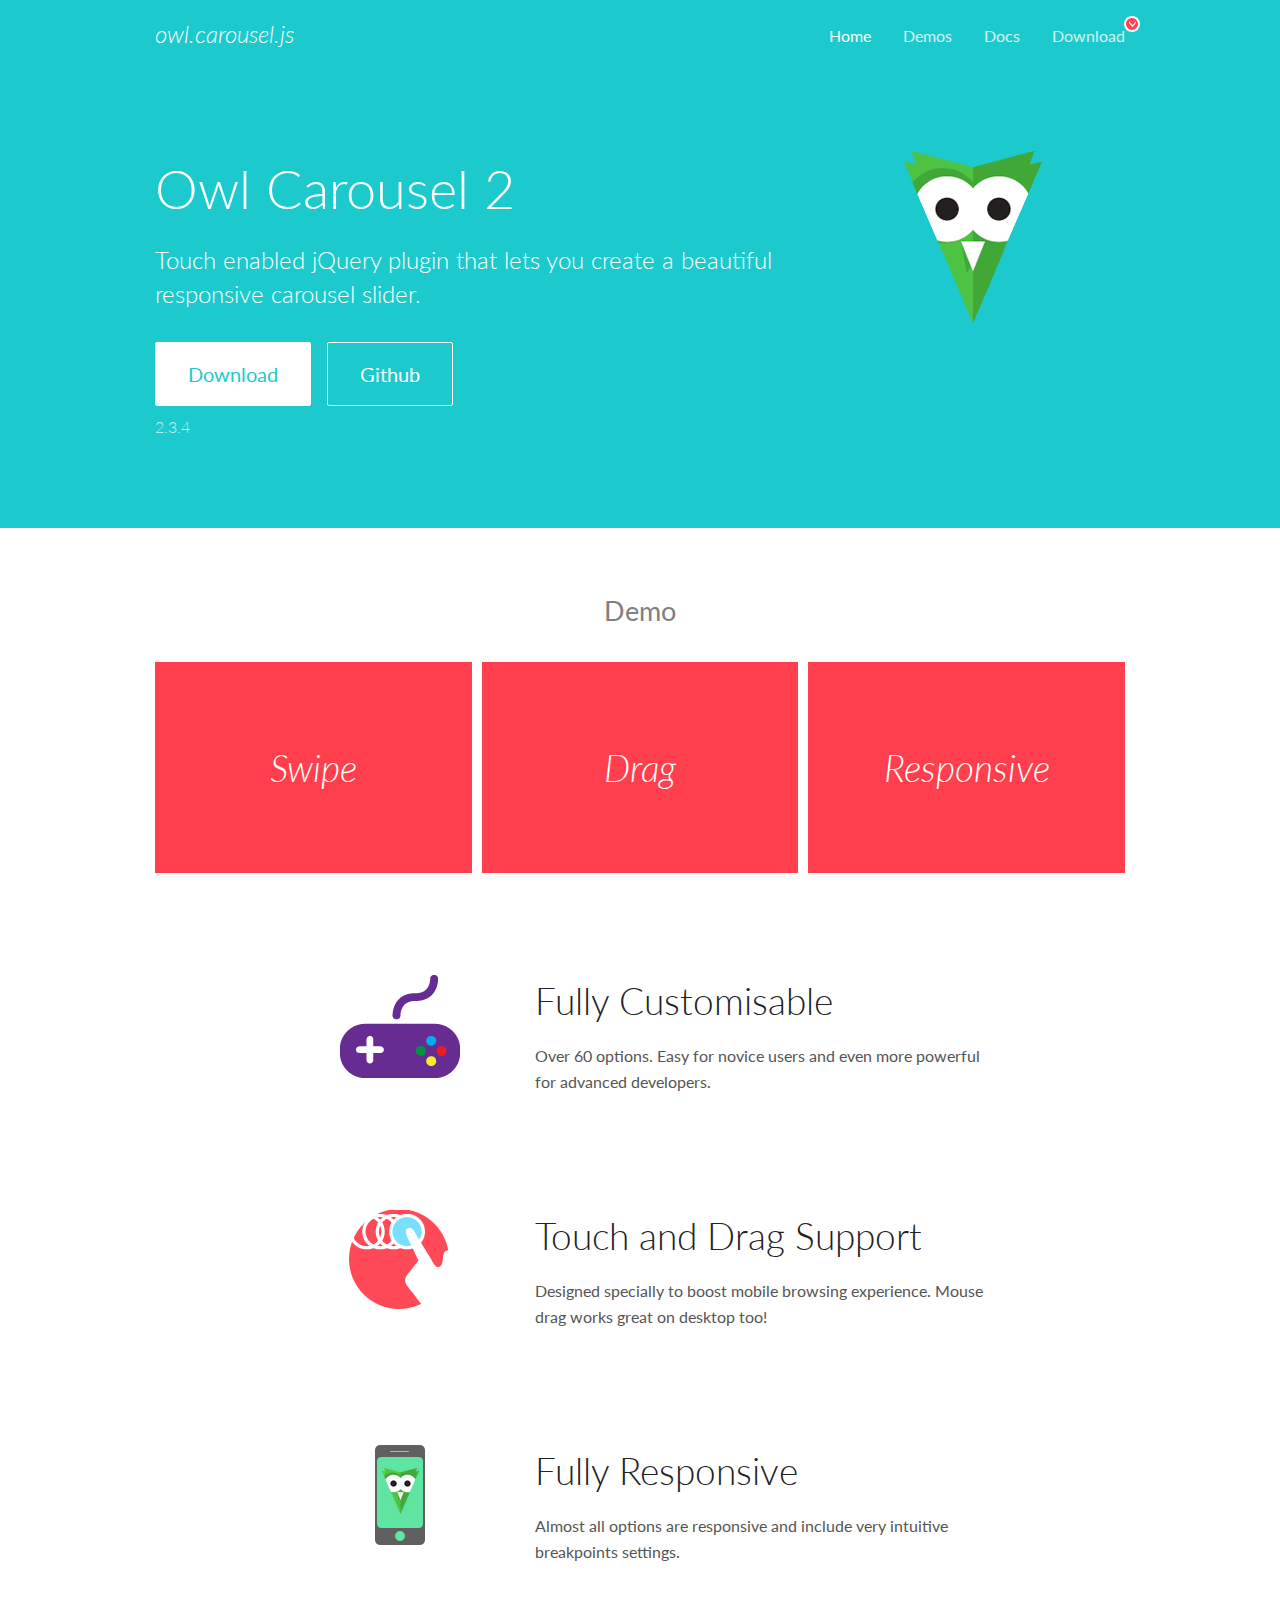
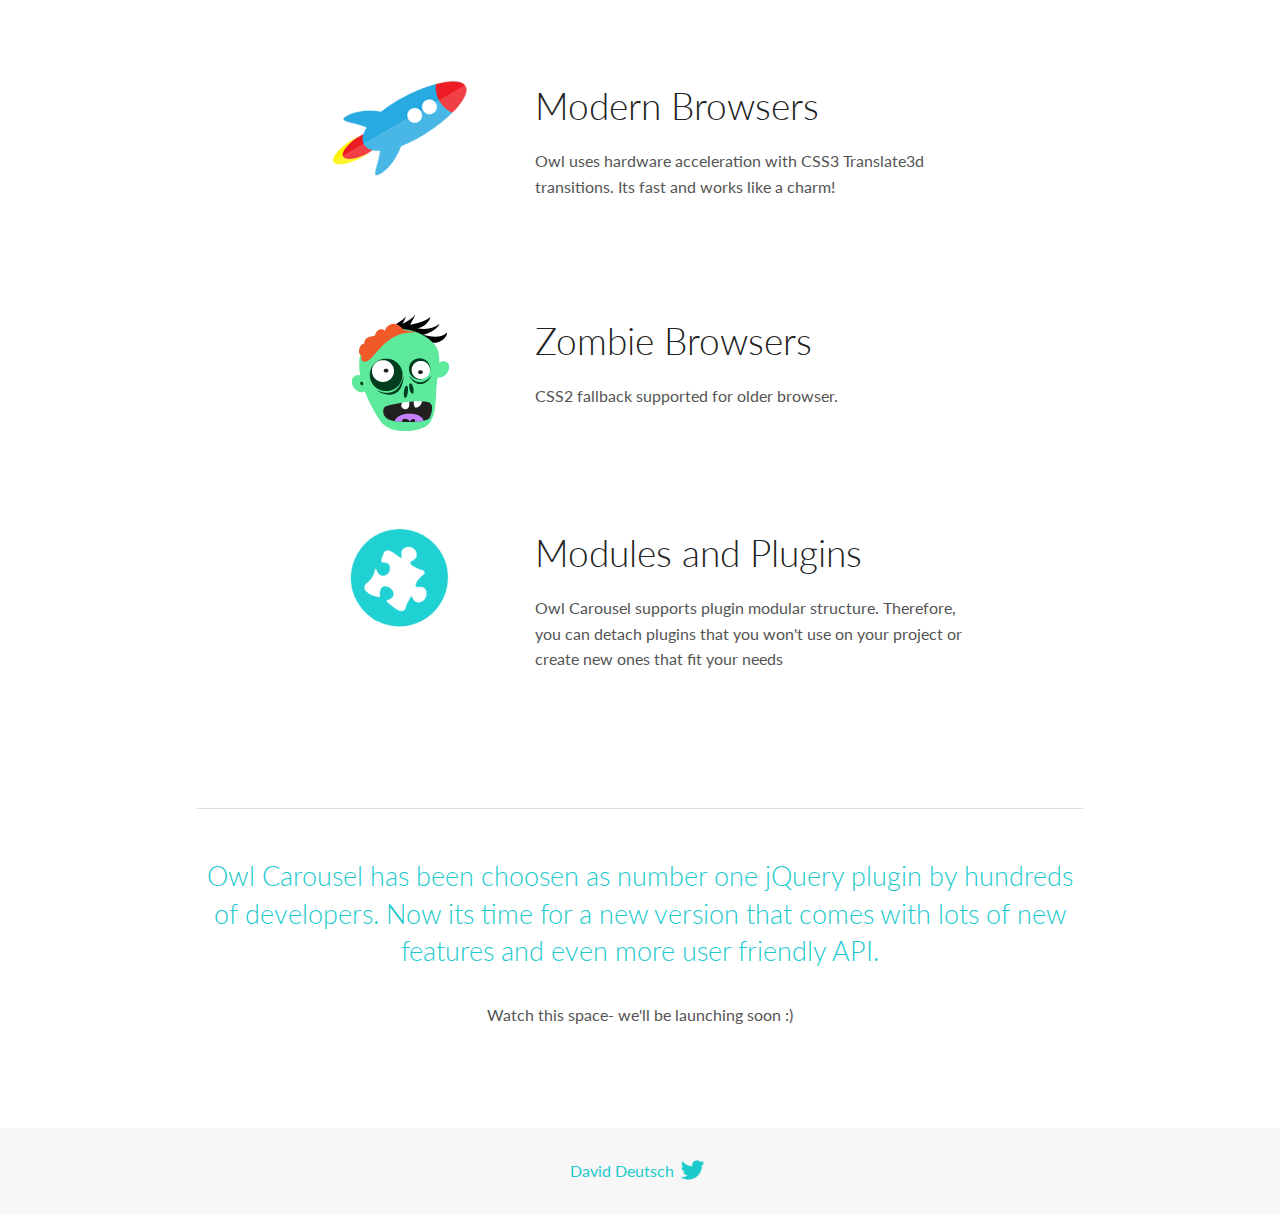
<file: Projeto01/lib/OwlCarousel2/docs/index.html>
<!DOCTYPE html>
<html lang="en">
  <head>

    <!-- head -->
    <meta charset="utf-8">
    <meta name="msapplication-tap-highlight" content="no" />
    <meta name="viewport" content="width=device-width, initial-scale=1.0" />
    <meta name="description" content="Touch enabled jQuery plugin that lets you create beautiful responsive carousel slider.">
    <meta name="author" content="David Deutsch">
    <title>
      Home | Owl Carousel | 2.3.4
    </title>

    <!-- Stylesheets -->
    <link href='https://fonts.googleapis.com/css?family=Lato:300,400,700,400italic,300italic' rel='stylesheet' type='text/css'>
    <link rel="stylesheet" href="assets/css/docs.theme.min.css">

    <!-- Owl Stylesheets -->
    <link rel="stylesheet" href="assets/owlcarousel/assets/owl.carousel.min.css">
    <link rel="stylesheet" href="assets/owlcarousel/assets/owl.theme.default.min.css">

    <!-- HTML5 shim and Respond.js IE8 support of HTML5 elements and media queries -->

    <!--[if lt IE 9]>
      <script src="https://oss.maxcdn.com/libs/html5shiv/3.7.0/html5shiv.js"></script>
      <script src="https://oss.maxcdn.com/libs/respond.js/1.3.0/respond.min.js"></script>
    <![endif]-->

    <!-- Favicons -->
    <link rel="apple-touch-icon-precomposed" sizes="144x144" href="assets/ico/apple-touch-icon-144-precomposed.png">
    <link rel="shortcut icon" href="assets/ico/favicon.png">
    <link rel="shortcut icon" href="favicon.ico">

    <!-- Yeah i know js should not be in header. Its required for demos.-->

    <!-- javascript -->
    <script src="assets/vendors/jquery.min.js"></script>
    <script src="assets/owlcarousel/owl.carousel.js"></script>
  </head>
  <body>

    <!-- header -->
    <header class="header">
      <div class="row">
        <div class="large-12 columns">
          <div class="brand left">
            <h3>
              <a href="/OwlCarousel2/">owl.carousel.js</a> 
            </h3>
          </div>
          <a id="toggle-nav" class="right">
            <span></span> <span></span> <span></span> 
          </a> 
          <div class="nav-bar">
            <ul class="clearfix">
              <li class="active">
                <a href="/OwlCarousel2/index.html">Home</a> 
              </li>
              <li> <a href="/OwlCarousel2/demos/demos.html">Demos</a>  </li>
              <li> <a href="/OwlCarousel2/docs/started-welcome.html">Docs</a>  </li>
              <li>
                <a href="https://github.com/OwlCarousel2/OwlCarousel2/archive/2.3.4.zip">Download</a> 
                <span class="download"></span> 
              </li>
            </ul>
          </div>
        </div>
      </div>
    </header>

    <!-- home panel -->
    <section id="hero">
      <div class="row">
        <div class="large-8 medium-8 columns">
          <h1>Owl Carousel 2</h1>
          <h4>Touch enabled jQuery plugin that lets you create a beautiful responsive carousel slider.</h4>
          <a href="https://github.com/OwlCarousel2/OwlCarousel2/archive/2.3.4.zip" class="hero-button">Download</a> 
          <a href="https://github.com/OwlCarousel2/OwlCarousel2" class="hero-button outline">Github</a> 
          <p>2.3.4</p>
        </div>
        <div class="large-4 medium-4 columns">
          <img class="owl-logo" src="assets/img/owl-logo.png" alt="mr. Owl">
        </div>
      </div>
    </section>

    <!-- body -->
    <div class="home-demo">
      <div class="row">
        <div class="large-12 columns">
          <h3>Demo</h3>
          <div class="owl-carousel">
            <div class="item">
              <h2>Swipe</h2>
            </div>
            <div class="item">
              <h2>Drag</h2>
            </div>
            <div class="item">
              <h2>Responsive</h2>
            </div>
            <div class="item">
              <h2>CSS3</h2>
            </div>
            <div class="item">
              <h2>Fast</h2>
            </div>
            <div class="item">
              <h2>Easy</h2>
            </div>
            <div class="item">
              <h2>Free</h2>
            </div>
            <div class="item">
              <h2>Upgradable</h2>
            </div>
            <div class="item">
              <h2>Tons of options</h2>
            </div>
            <div class="item">
              <h2>Infinity</h2>
            </div>
            <div class="item">
              <h2>Auto Width</h2>
            </div>
          </div>
        </div>
      </div>
    </div>
    <script>
      var owl = $('.owl-carousel');
      owl.owlCarousel({
        margin: 10,
        loop: true,
        responsive: {
          0: {
            items: 1
          },
          600: {
            items: 2
          },
          1000: {
            items: 3
          }
        }
      })
    </script>

    <!-- features -->
    <div id="features">
      <div class="row">
        <div class="small-12 medium-9 small-centered columns">
          <section class="row feature">
            <div class="medium-4 small-12 columns">
              <img src="assets/img/feature-options.png" alt="">
            </div>
            <div class="medium-8 small-12 columns">
              <h2>Fully Customisable</h2>
              <p>Over 60 options. Easy for novice users and even more powerful for advanced developers.</p>
            </div>
          </section>
          <section class="row feature">
            <div class="medium-4 small-12 columns">
              <img src="assets/img/feature-drag.png" alt="">
            </div>
            <div class="medium-8 small-12 columns">
              <h2>Touch and Drag Support</h2>
              <p>Designed specially to boost mobile browsing experience. Mouse drag works great on desktop too!</p>
            </div>
          </section>
          <section class="row feature">
            <div class="medium-4 small-12 columns">
              <img src="assets/img/feature-responsive.png" alt="">
            </div>
            <div class="medium-8 small-12 columns">
              <h2>Fully Responsive</h2>
              <p>Almost all options are responsive and include very intuitive breakpoints settings.</p>
            </div>
          </section>
          <section class="row feature">
            <div class="medium-4 small-12 columns">
              <img src="assets/img/feature-modern.png" alt="">
            </div>
            <div class="medium-8 small-12 columns">
              <h2>Modern Browsers</h2>
              <p>Owl uses hardware acceleration with CSS3 Translate3d transitions. Its fast and works like a charm! </p>
            </div>
          </section>
          <section class="row feature">
            <div class="medium-4 small-12 columns">
              <img src="assets/img/feature-zombie.png" alt="">
            </div>
            <div class="medium-8 small-12 columns">
              <h2>Zombie Browsers</h2>
              <p>CSS2 fallback supported for older browser.</p>
            </div>
          </section>
          <section class="row feature">
            <div class="medium-4 small-12 columns">
              <img src="assets/img/feature-module.png" alt="">
            </div>
            <div class="medium-8 small-12 columns">
              <h2>Modules and Plugins</h2>
              <p>Owl Carousel supports plugin modular structure. Therefore, you can detach plugins that you won&#x27;t use on your project or create new ones that fit your needs</p>
            </div>
          </section>
        </div>
      </div>
    </div>

    <!-- footer -->
    <section id="teaser-text">
      <div class="row">
        <div class="small-12 medium-11 small-centered columns">
          <hr>
          <h3 id="owl-carousel-has-been-choosen-as-number-one-jquery-plugin-by-hundreds-of-developers-now-its-time-for-a-new-version-that-comes-with-lots-of-new-features-and-even-more-user-friendly-api-">Owl Carousel has been choosen as number one jQuery plugin by hundreds of developers. Now its time for a new version that comes with lots of new features and even more user friendly API.</h3>
          <p>Watch this space- we&#39;ll be launching soon :)</p>
        </div>
      </div>
    </section>

    <!-- footer -->
    <footer class="footer">
      <div class="row">
        <div class="large-12 columns">
          <h5>
            <a href="/OwlCarousel2/docs/support-contact.html">David Deutsch</a> 
            <a id="custom-tweet-button" href="https://twitter.com/share?url=https://github.com/OwlCarousel2/OwlCarousel2&text=Owl Carousel - This is so awesome! " target="_blank"></a> 
          </h5>
        </div>
      </div>
    </footer>

    <!-- vendors -->
    <script src="assets/vendors/highlight.js"></script>
    <script src="assets/js/app.js"></script>
  </body>
</html>
</file>
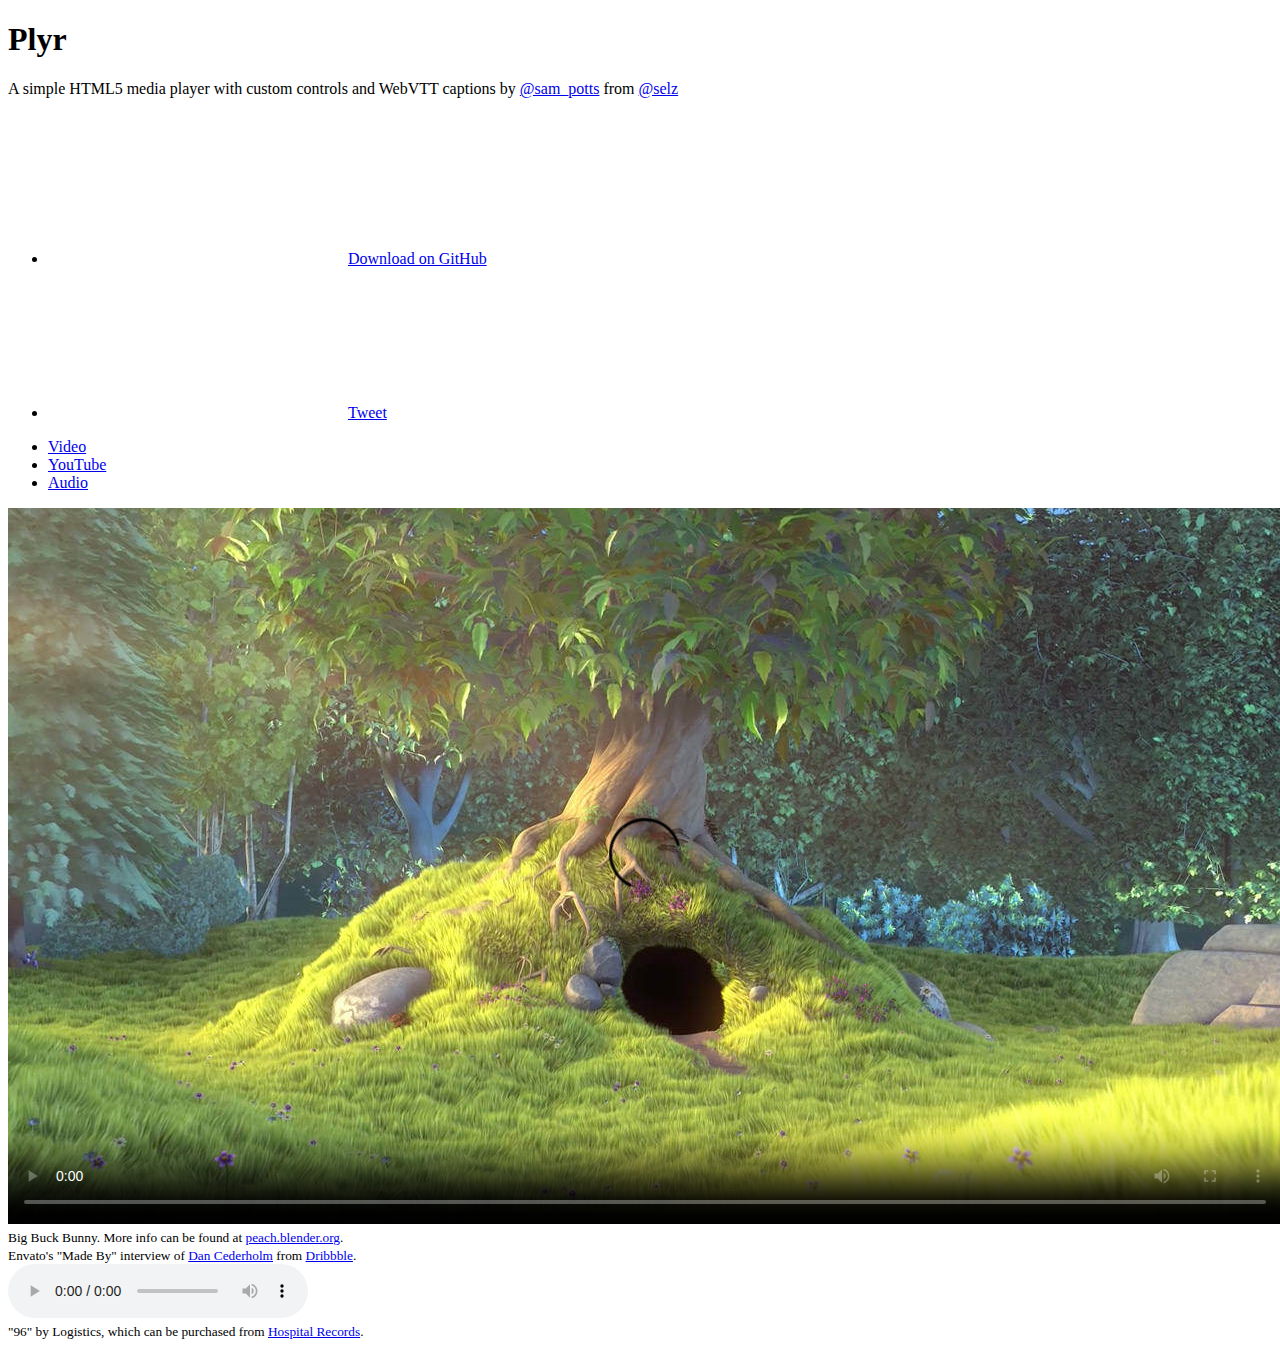
<file: Projeto01/lib/plyr/docs/index.html>
<!doctype html>
<html lang="en">
    <head>
        <meta charset="utf-8" />
        <title>Plyr - A simple HTML5 media player</title>
        <meta name="description" content="A simple HTML5 media player with custom controls and WebVTT captions.">
        <meta name="author" content="Sam Potts">
        <meta name="viewport" content="width=device-width, initial-scale=1">

        <!-- Styles -->
        <link rel="stylesheet" href="https://cdn.plyr.io/1.3.7/plyr.css">

        <!-- Docs styles -->
        <link rel="stylesheet" href="https://cdn.plyr.io/1.3.7/docs.css">
    </head>
    <body>
        <header>
            <h1>Plyr</h1>
            <p>A simple HTML5 media player with custom controls and WebVTT captions by <a href="https://twitter.com/sam_potts" target="_blank">@sam_potts</a> from <a href="https://twitter.com/selz" target="_blank">@selz</a></p>
            <nav>
                <ul>
                    <li>
                        <a href="https://github.com/selz/plyr" target="_blank" class="btn btn-primary" data-shr-network="github">
                            <svg class="icon"><use xlink:href="#shr-github"/></svg>Download on GitHub
                        </a>
                    </li>
                    <li>
                        <a href="https://twitter.com/intent/tweet?text=A+simple+HTML5+media+player+with+custom+controls+and+WebVTT+captions.&url=http%3A%2F%2Fplyr.io&via=Sam_Potts" target="_blank" class="btn btn-twitter" data-shr-network="twitter">
                            <svg class="icon"><use xlink:href="#shr-twitter"/></svg>Tweet
                        </a>
                    </li>
                </ul>
            </nav>
        </header>

        <main role="main" id="main">
            <nav class="btn-bar nav-panel">
                <ul>
                    <li><a href="#video" class="btn active btn-small">Video</a></li>
                    <li><a href="#youtube" class="btn btn-small">YouTube</a></li>
                    <li><a href="#audio" class="btn btn-small">Audio</a></li>
                </ul>
            </nav>
            <div class="panels">
                <section class="panel example-video active" id="video">
                    <div class="player">
                        <video poster="poster.jpg" controls crossorigin>
                            <!-- Video files -->
                            <source src="https://cdn.selz.com/plyr/1.0/movie.mp4" type="video/mp4">
                            <source src="https://cdn.selz.com/plyr/1.0/movie.webm" type="video/webm">

                            <!-- Text track file -->
                            <track kind="captions" label="English" srclang="en" src="https://cdn.selz.com/plyr/1.0/example_captions_en.vtt" default>

                            <!-- Fallback for browsers that don't support the <video> element -->
                            <a href="https://cdn.selz.com/plyr/1.0/movie.mp4">Download</a>
                        </video>
                    </div>
                    <small>Big Buck Bunny. More info can be found at <a href="https://peach.blender.org" target="_blank">peach.blender.org</a>.</small>
                </section>
                <section class="panel example-video" id="youtube">
                    <div class="player">
                        <div data-video-id="Au87oAJ2jeE" data-type="youtube"></div>
                    </div>
                    <small>Envato's "Made By" interview of <a href="https://www.youtube.com/watch?v=Au87oAJ2jeE" target="_blank">Dan Cederholm</a> from <a href="https://dribbble.com" target="_blank">Dribbble</a>.</small>
                </section>
                <section class="panel example-audio" id="audio">
                    <div class="player">
                        <audio controls>
                            <!-- Audio files -->
                            <source src="//cdn.selz.com/plyr/1.0/logistics-96-sample.mp3" type="audio/mp3">
                            <source src="//cdn.selz.com/plyr/1.0/logistics-96-sample.ogg" type="audio/ogg">

                            <!-- Fallback for browsers that don't support the <audio> element -->
                            <a href="//cdn.selz.com/plyr/1.0/logistics-96-sample.mp3">Download</a>
                        </audio>
                    </div>
                    <small>"96" by Logistics, which can be purchased from <a href="https://www.hospitalrecords.com/shop/artist/logistics" target="_blank">Hospital Records</a>.</small>
                </section>
            </div>
        </main>

        <!-- Load SVG defs -->
        <!-- You should bundle all SVG/Icons into one file using a build tool such as gulp and svg store -->
        <script>
        (function() {
            [
                "https://cdn.shr.one/0.1.9/sprite.svg",
                "https://cdn.plyr.io/1.3.7/sprite.svg"
            ]
            .forEach(function(u) {
                var x = new XMLHttpRequest(),
                    b = document.body;

                // Check for CORS support
                // If you're loading from same domain, you can remove the if statement
                // XHR for Chrome/Firefox/Opera/Safari
                if ("withCredentials" in x) {
                    x.open("GET", u, true);
                }
                // XDomainRequest for older IE
                else if (typeof XDomainRequest != "undefined") {
                    x = new XDomainRequest();
                    x.open("GET", u);
                }
                else {
                    return;
                }

                x.send();
                x.onload = function() {
                    var c = document.createElement("div");
                    c.setAttribute("hidden", "");
                    c.innerHTML = x.responseText;
                    b.insertBefore(c, b.childNodes[0]);
                }
            });
        })();
        </script>

        <!-- Plyr core script -->
        <script src="https://cdn.plyr.io/1.3.7/plyr.js"></script>

        <!-- Shr core script -->
        <script src="https://cdn.shr.one/0.1.9/shr.js"></script>

        <!-- Docs script -->
        <script src="https://cdn.plyr.io/1.3.7/docs.js"></script>
    </body>
</html>
</file>
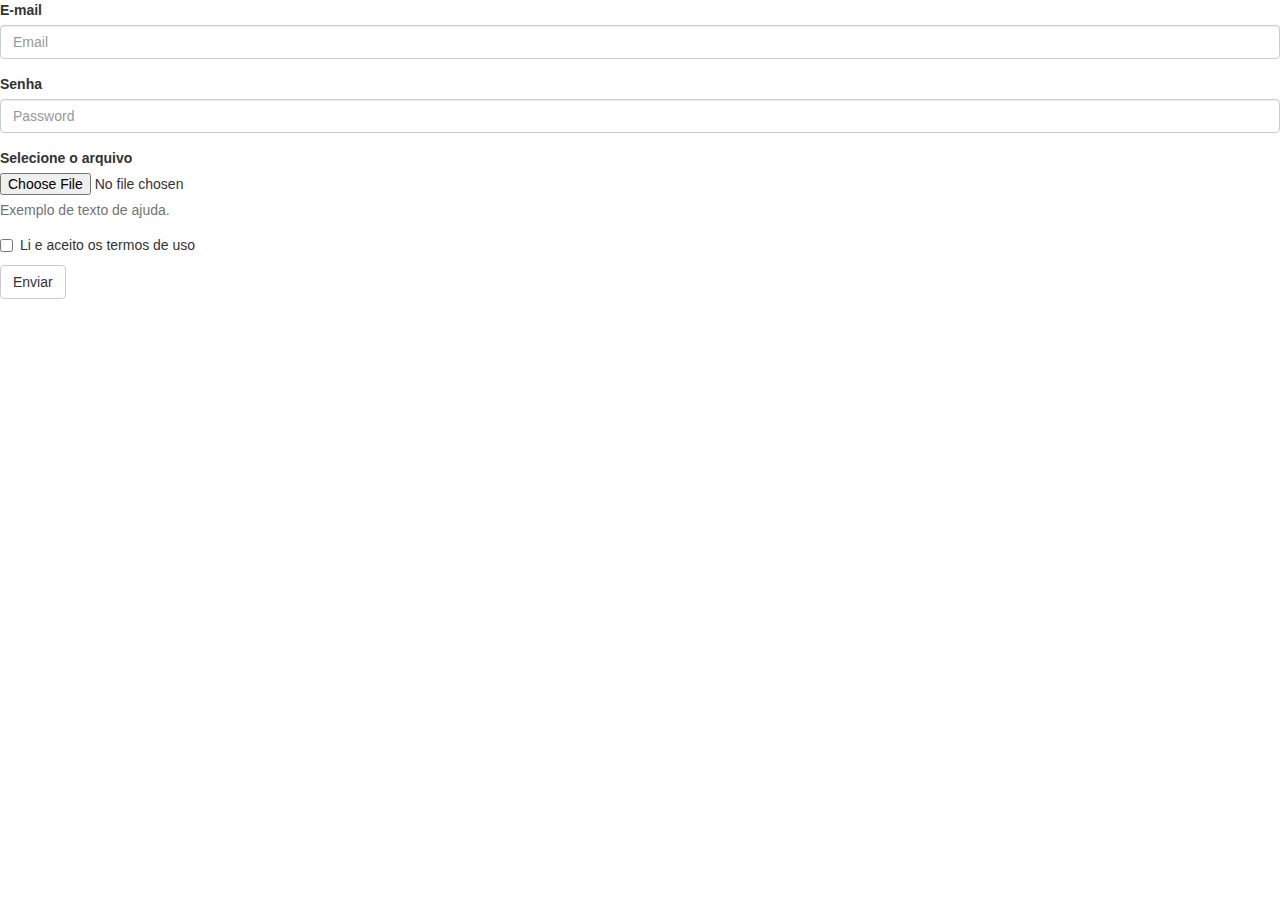
<file: bootstrap_formulario.html>
<!DOCTYPE html>
<html>
	<head>
		<meta charset="utf-8">
		<title>Curso completo do Desenvolvedor WEB</title>
		<link rel="stylesheet" href="bootstrap/css/bootstrap.min.css" type="text/css">
	</head>
	<body>
		<!-- <div class="alert alert-success" role="alert">TESTE CAIO</div>
		<a href="#">Inbox <span class="badge">42</span></a>
		<h3>Example heading <span class="label label-danger">New</span></h3>
		<button type="button" class="btn btn-primary btn-lg">OK</button>	 -->

		 <form action="contato.php" method="POST"> 
		  <div class="form-group">
		    <label for="exampleInputEmail1">E-mail</label>
		    <input type="email" class="form-control" id="exampleInputEmail1" placeholder="Email" required>
		  </div>
		  <div class="form-group">
		    <label for="exampleInputPassword1">Senha</label>
		    <input type="password" class="form-control" id="exampleInputPassword1" placeholder="Password">
		  </div>
		  <div class="form-group">
		    <label for="exampleInputFile">Selecione o arquivo</label>
		    <input type="file" id="exampleInputFile">
		    <p class="help-block">Exemplo de texto de ajuda.</p>
		  </div>
		  <div class="checkbox">
		    <label>
		      <input type="checkbox"> Li e aceito os termos de uso
		    </label>
		  </div>
		  <button type="submit" class="btn btn-default">Enviar</button>
		</form>

		<script type="text/javascript" src="bootstrap/js/bootstrap.min.js"></script>
	</body>
</html>
</file>
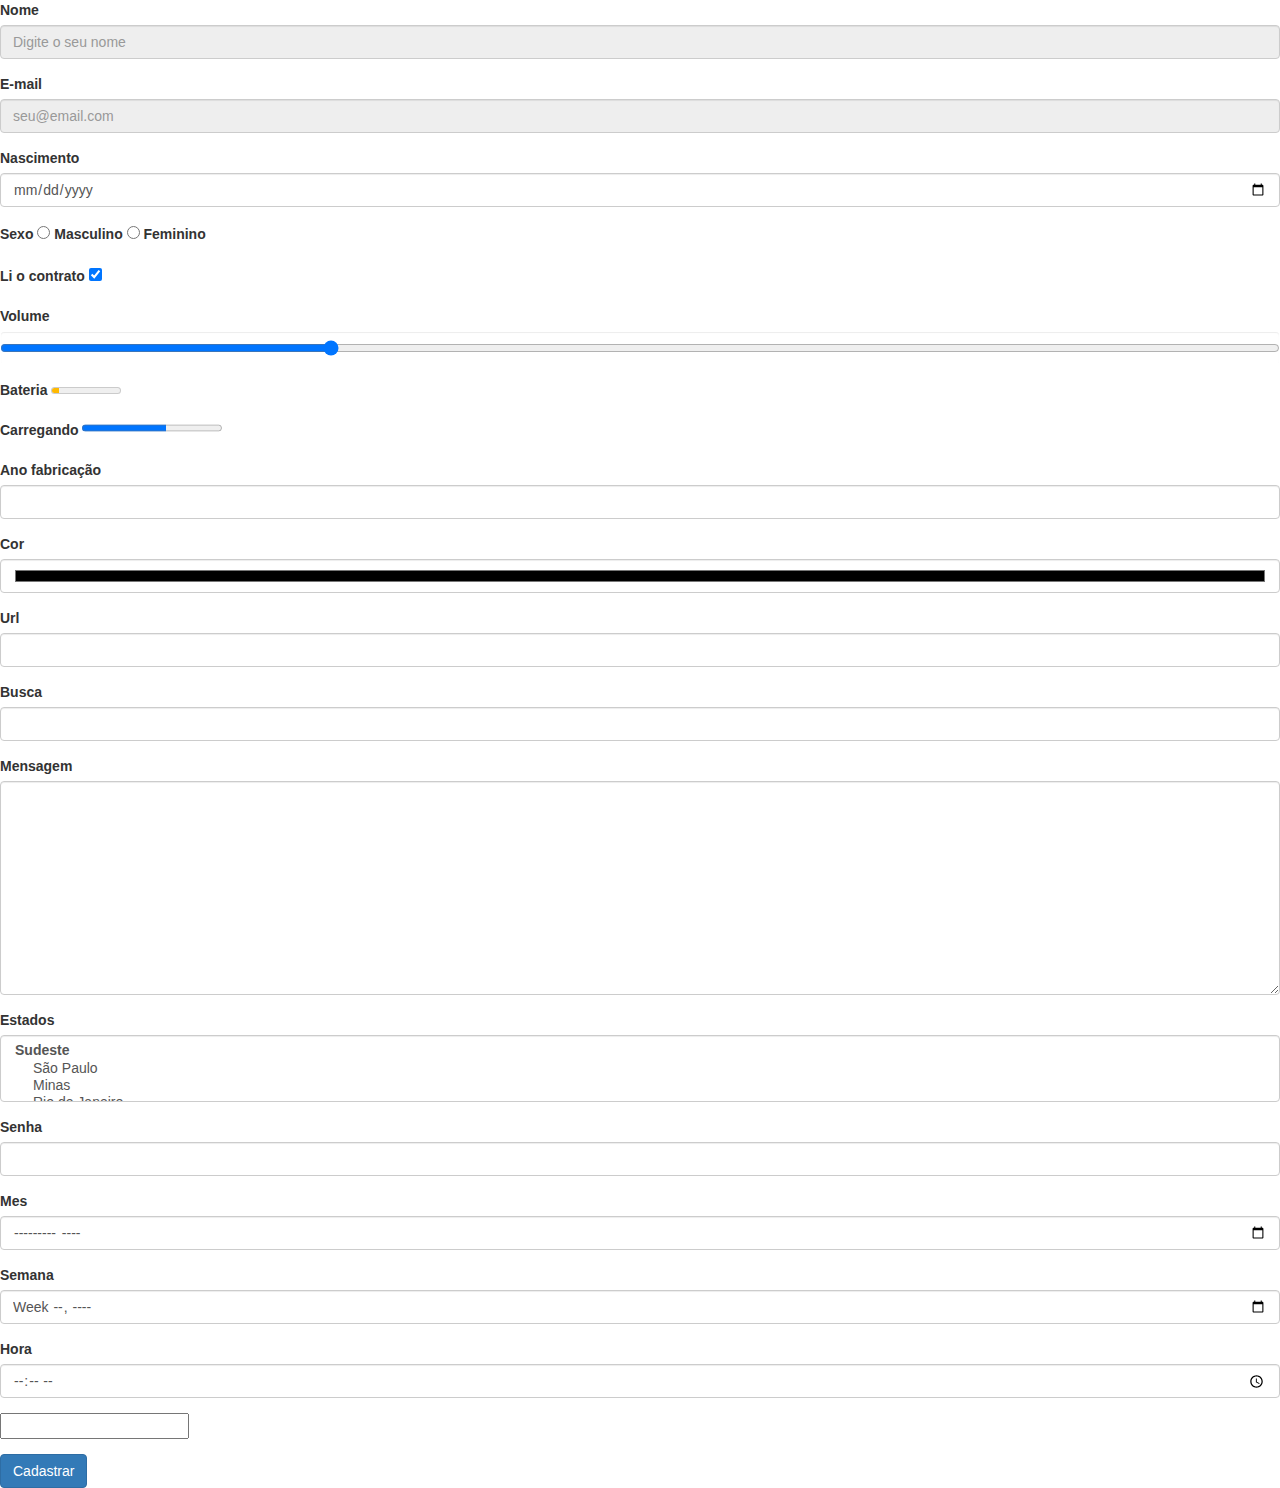
<file: formulario.html>
<!DOCTYPE html>
<html>
	<head>
		<meta charset="utf-8">
		<title>Curso completo do Desenvolvedor WEB</title>
		<link rel="stylesheet" href="bootstrap/css/bootstrap.min.css" type="text/css">
	</head>
	<body>	
		 <form method="POST" action="Teste.php"> 
		 	<div class="form-group">
		 		<label for="nome">Nome</label>
		 		<input type="text" name="nome" id="nome" class="form-control" required autofocus tabindex="1" placeholder="Digite o seu nome" disabled>		 		
		 	</div> 
		 	<div class="form-group">
		 		<label for="email">E-mail</label>
		 		<input type="email" name="email" id="email" class="form-control" required placeholder="seu@email.com" tabindex="2" readonly>		 		
		 	</div>	
		 	<div class="form-group">
		 		<label for="nascimento">Nascimento</label>
		 		<input type="date" name="nascimento" id="nascimento" class="form-control" required min="2018-01-01" max="2018-03-02">		 		
		 	</div>	
		 	<div class="form-group">
		 		<label >Sexo</label>
		 		<input type="radio" name="sexo" id="masculino" >
		 		<label for="masculino">Masculino</label>
		 		<input type="radio" name="sexo" id="feminino">
		 		<label for="feminino">Feminino</label>		 		
		 	</div>	
		 	<div class="form-group">
		 		<label for="li">Li o contrato</label>
		 		<input type="checkbox" name="li" id="li" required checked>		 		
		 			 		
		 	</div>
		 	<div class="form-group">
		 		<label for="volume">Volume</label>
		 		<input type="range" name="volume" id="volume" class="form-control" min="0" max="100" value="25" >		 		
		 	</div>
		 	<div class="form-group">
		 		<label for="meter">Bateria</label>
		 		<meter min="0" name="meter" max="100" value="10" low="15"></meter>	 		
		 	</div>	
		 	<div class="form-group">
		 		<label for="progress">Carregando</label>
		 		<progress min="0" max="100" value="60">60%</progress>	 		
		 	</div>
		 	<div class="form-group">
		 		<label for="ano">Ano fabricação</label>
		 		<input type="number" name="ano" id="ano" step="20" class="form-control" tabindex="3">		 		
		 	</div>
		 	<div class="form-group">
		 		<label for="cor">Cor</label>
		 		<input type="color" name="cor" id="cor" step="20" class="form-control">		 		
		 	</div>
		 	<div class="form-group">
		 		<label for="url">Url</label>
		 		<input type="url" name="url" id="url" step="20" class="form-control">		 		
		 	</div>
		 	<div class="form-group">
		 		<label for="busca">Busca</label>
		 		<input type="search" name="busca" id="busca" step="20" class="form-control">		 		
		 	</div>
		 	<div class="form-group">
		 		<label for="mensagem">Mensagem</label>
		 		<textarea name="mensagem" id="mensagem" cols="30" rows="10" class="form-control"></textarea>
		 	</div>
		<!--  	<div class="form-group">
		 		<label for="estados">Estados</label>
		 		<select name="estados" id="estados" multiple size="3" class="form-control">
		 			<option value="SP">São Paulo</option>
		 			<option value="MG">Minas</option>
		 			<option value="RJ" selected>Rio de Janeiro</option>
		 		</select> 
		 	</div>	 -->
		 	<div class="form-group">
		 		<label for="estados">Estados</label>
		 		<select name="estados" id="estados" multiple size="3" class="form-control">
		 			<optgroup label="Sudeste">
			 			<option value="SP">São Paulo</option>
			 			<option value="MG">Minas</option>
			 			<option value="RJ" >Rio de Janeiro</option>
		 			</optgroup>
		 			<optgroup label="Sul">
			 			<option value="PR">Parana</option>
			 			<option value="RS">Rio Grande do Sul</option>
		 			</optgroup>
		 		</select> 
		 	</div>	

		 	<input type="hidden" name="hidden" value="1">

			<div class="form-group">
		 		<label for="senha">Senha</label>
		 		<input type="password" name="senha" id="senha" class="form-control">		 		
		 	</div>

			<!--Não funciona no firefox -->

			<div class="form-group">
		 		<label for="mes">Mes</label>
		 		<input type="month" name="mes" id="mes" class="form-control">		 		
		 	</div>

		 	<div class="form-group">
		 		<label for="week">Semana</label>
		 		<input type="week" name="week" id="week" class="form-control">		 		
		 	</div>

		 	<!--Não funciona no firefox -->

		 	<div class="form-group">
		 		<label for="hora">Hora</label>
		 		<input type="time" name="hora" id="hora" class="form-control">		 		
		 	</div>

		 	<div class="form-group">
		 		<input type="text" list="navegadores">
		 		<datalist id="navegadores">
		 			<option value="Chrome">
		 			<option value="Firefox">
		 			<option value="Safari">
		 			<option value="Edge">			
		 		</datalist>
		 	</div>

		 	<div>
		 		<button type="submit" class="btn btn-primary">Cadastrar</button>
		 	</div>	 
		</form>		
		<script type="text/javascript" src="bootstrap/js/bootstrap.min.js"></script>
	</body>
</html>
</file>
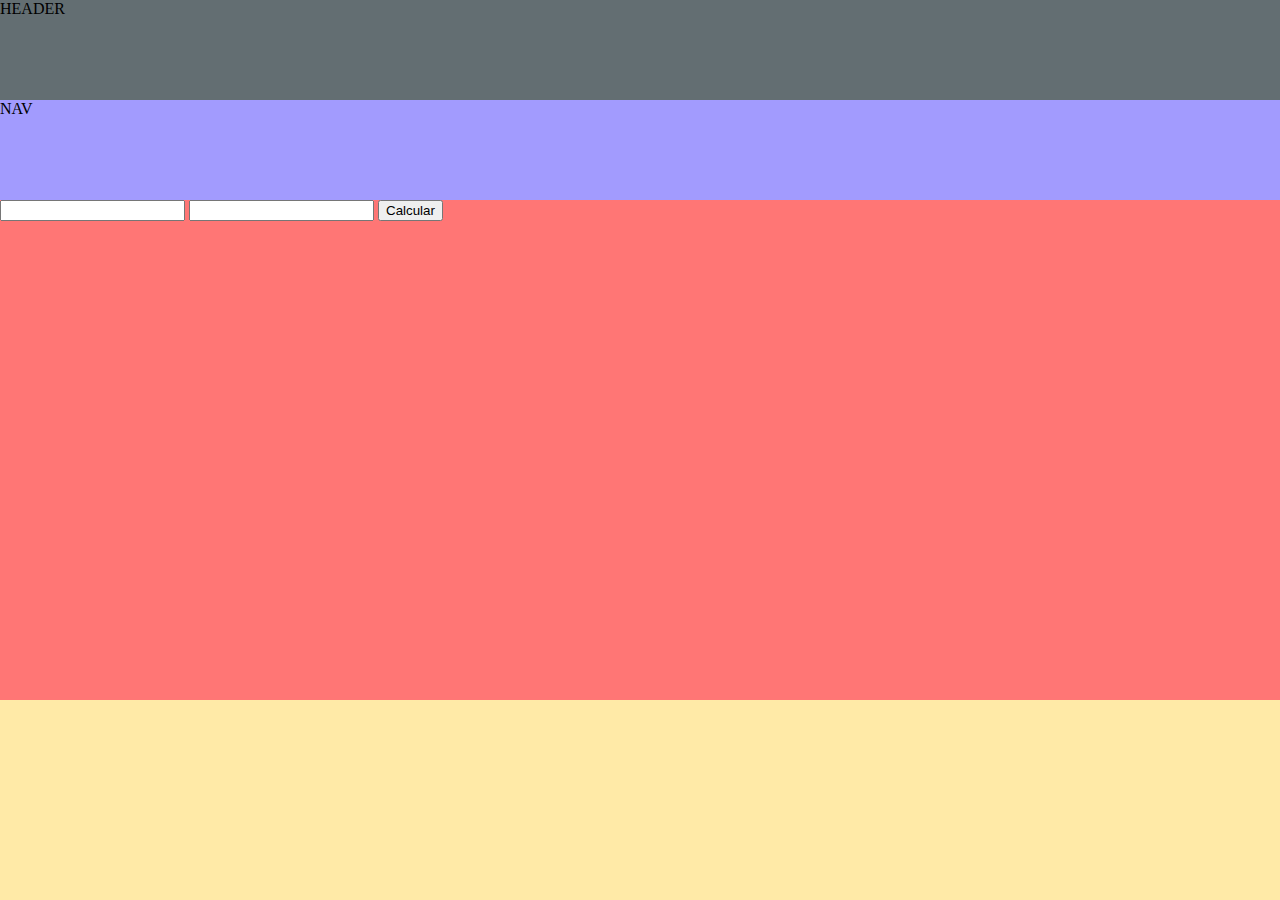
<file: modelo2.html>
<!DOCTYPE html>
<html>
	<head>
		<meta charset="utf-8">
		<title>Curso completo do Desenvolvedor WEB</title>
		<link rel="stylesheet" href="css/estilo.css" type="text/css">
	</head>
	<body>
		<header> <!-- Conteudo do topo da pagina -->
			HEADER
			<nav>NAV</nav> <!-- menu de navegação -->
		</header>
		<section>
			<input type="number" id="valorA"></input>
			<input type="number" id="valorB"></input>
			<button id="calcular"> Calcular</button>
			<div class="Resultado"></div>

		</section> <!-- seção cujo o conteudo é importante, se não usar div -->
		<footer></footer> <!-- rodape do site -->
		<script type="text/javascript" src="js/script.js"></script>
	</body>
</html>
</file>
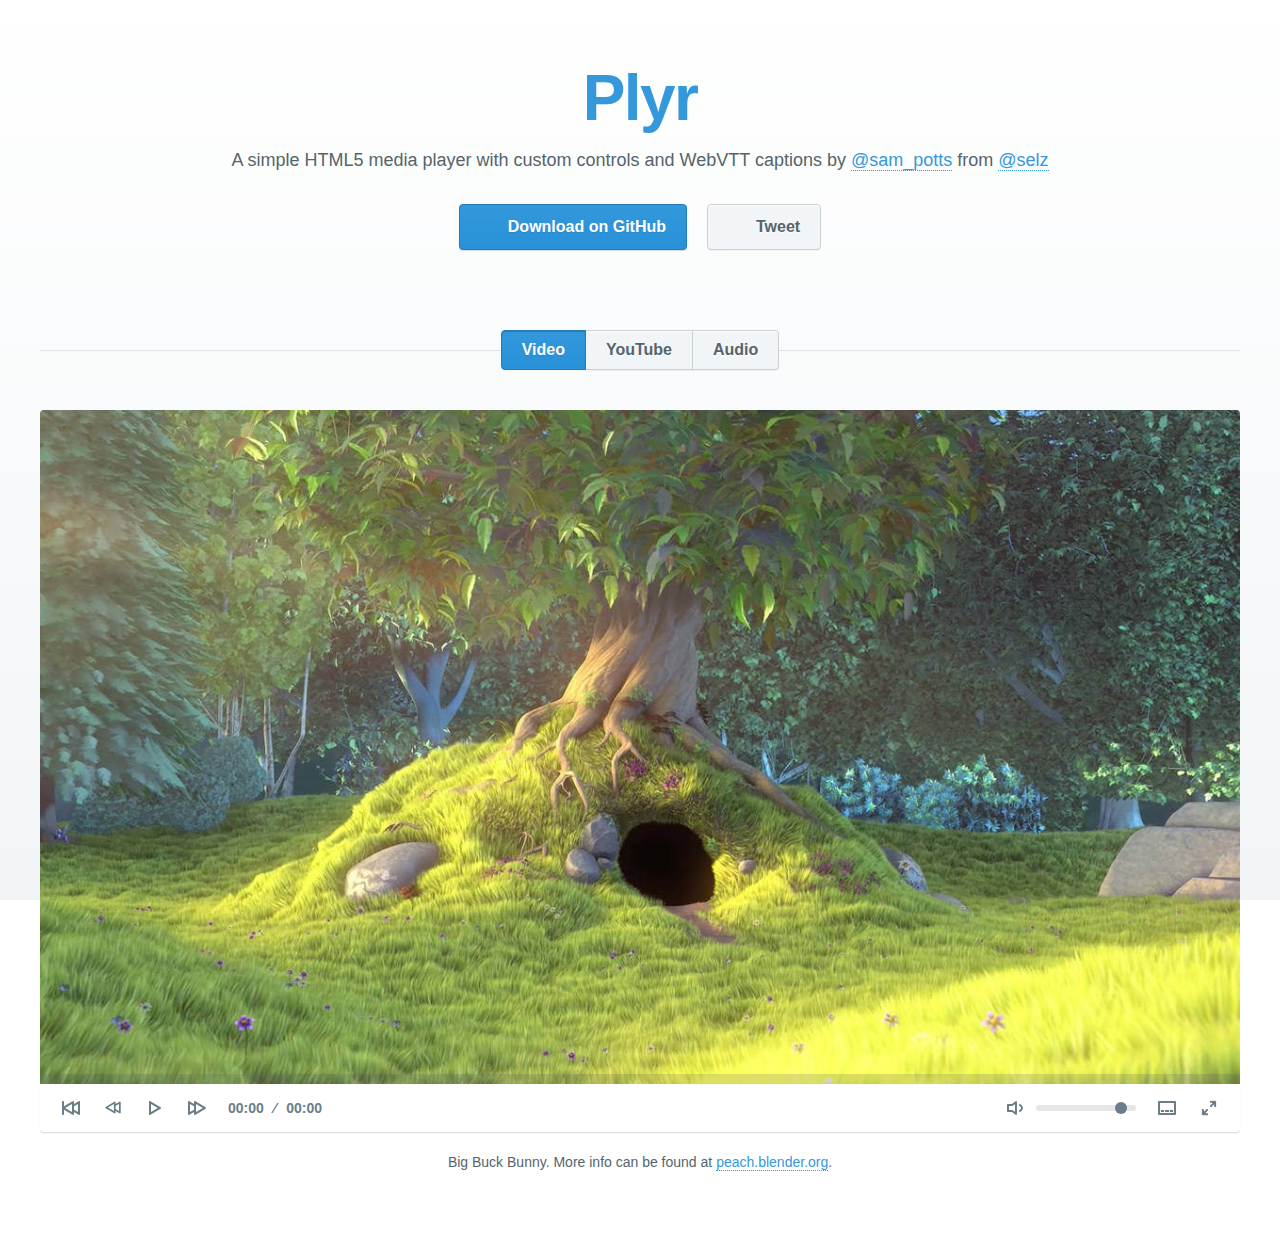
<file: Projeto01/lib/plyr/docs/index.master.html>
<!doctype html>
<html lang="en">
    <head>
        <meta charset="utf-8" />
        <title>Plyr - A simple HTML5 media player</title>
        <meta name="description" content="A simple HTML5 media player with custom controls and WebVTT captions.">
        <meta name="author" content="Sam Potts">
        <meta name="viewport" content="width=device-width, initial-scale=1">

        <!-- Styles -->
        <link rel="stylesheet" href="../dist/plyr.css">

        <!-- Docs styles -->
        <link rel="stylesheet" href="dist/docs.css">
    </head>
    <body>
        <header>
            <h1>Plyr</h1>
            <p>A simple HTML5 media player with custom controls and WebVTT captions by <a href="https://twitter.com/sam_potts" target="_blank">@sam_potts</a> from <a href="https://twitter.com/selz" target="_blank">@selz</a></p>
            <nav>
                <ul>
                    <li>
                        <a href="https://github.com/selz/plyr" target="_blank" class="btn btn-primary" data-shr-network="github">
                            <svg class="icon"><use xlink:href="#shr-github"/></svg>Download on GitHub
                        </a>
                    </li>
                    <li>
                        <a href="https://twitter.com/intent/tweet?text=A+simple+HTML5+media+player+with+custom+controls+and+WebVTT+captions.&url=http%3A%2F%2Fplyr.io&via=Sam_Potts" target="_blank" class="btn btn-twitter" data-shr-network="twitter">
                            <svg class="icon"><use xlink:href="#shr-twitter"/></svg>Tweet
                        </a>
                    </li>
                </ul>
            </nav>
        </header>

        <main role="main" id="main">
            <nav class="btn-bar nav-panel">
                <ul>
                    <li><a href="#video" class="btn active btn-small">Video</a></li>
                    <li><a href="#youtube" class="btn btn-small">YouTube</a></li>
                    <li><a href="#audio" class="btn btn-small">Audio</a></li>
                </ul>
            </nav>
            <div class="panels">
                <section class="panel example-video active" id="video">
                    <div class="player">
                        <video poster="poster.jpg" controls crossorigin>
                            <!-- Video files -->
                            <source src="https://cdn.selz.com/plyr/1.0/movie.mp4" type="video/mp4">
                            <source src="https://cdn.selz.com/plyr/1.0/movie.webm" type="video/webm">

                            <!-- Text track file -->
                            <track kind="captions" label="English" srclang="en" src="https://cdn.selz.com/plyr/1.0/example_captions_en.vtt" default>

                            <!-- Fallback for browsers that don't support the <video> element -->
                            <a href="https://cdn.selz.com/plyr/1.0/movie.mp4">Download</a>
                        </video>
                    </div>
                    <small>Big Buck Bunny. More info can be found at <a href="https://peach.blender.org" target="_blank">peach.blender.org</a>.</small>
                </section>
                <section class="panel example-video" id="youtube">
                    <div class="player">
                        <div data-video-id="Au87oAJ2jeE" data-type="youtube"></div>
                    </div>
                    <small>Envato's "Made By" interview of <a href="https://www.youtube.com/watch?v=Au87oAJ2jeE" target="_blank">Dan Cederholm</a> from <a href="https://dribbble.com" target="_blank">Dribbble</a>.</small>
                </section>
                <section class="panel example-audio" id="audio">
                    <div class="player">
                        <audio controls>
                            <!-- Audio files -->
                            <source src="//cdn.selz.com/plyr/1.0/logistics-96-sample.mp3" type="audio/mp3">
                            <source src="//cdn.selz.com/plyr/1.0/logistics-96-sample.ogg" type="audio/ogg">

                            <!-- Fallback for browsers that don't support the <audio> element -->
                            <a href="//cdn.selz.com/plyr/1.0/logistics-96-sample.mp3">Download</a>
                        </audio>
                    </div>
                    <small>"96" by Logistics, which can be purchased from <a href="https://www.hospitalrecords.com/shop/artist/logistics" target="_blank">Hospital Records</a>.</small>
                </section>
            </div>
        </main>

        <!-- Load SVG defs -->
        <!-- You should bundle all SVG/Icons into one file using a build tool such as gulp and svg store -->
        <script>
        (function() {
            [
                "https://cdn.shr.one/0.1.9/sprite.svg",
                "../dist/sprite.svg"
            ]
            .forEach(function(u) {
                var x = new XMLHttpRequest(),
                    b = document.body;

                // Check for CORS support
                // If you're loading from same domain, you can remove the if statement
                // XHR for Chrome/Firefox/Opera/Safari
                if ("withCredentials" in x) {
                    x.open("GET", u, true);
                }
                // XDomainRequest for older IE
                else if (typeof XDomainRequest != "undefined") {
                    x = new XDomainRequest();
                    x.open("GET", u);
                }
                else {
                    return;
                }

                x.send();
                x.onload = function() {
                    var c = document.createElement("div");
                    c.setAttribute("hidden", "");
                    c.innerHTML = x.responseText;
                    b.insertBefore(c, b.childNodes[0]);
                }
            });
        })();
        </script>

        <!-- Plyr core script -->
        <script src="../src/js/plyr.js"></script>

        <!-- Shr core script -->
        <script src="https://cdn.shr.one/0.1.9/shr.js"></script>

        <!-- Docs script -->
        <script src="dist/docs.js"></script>
    </body>
</html>
</file>
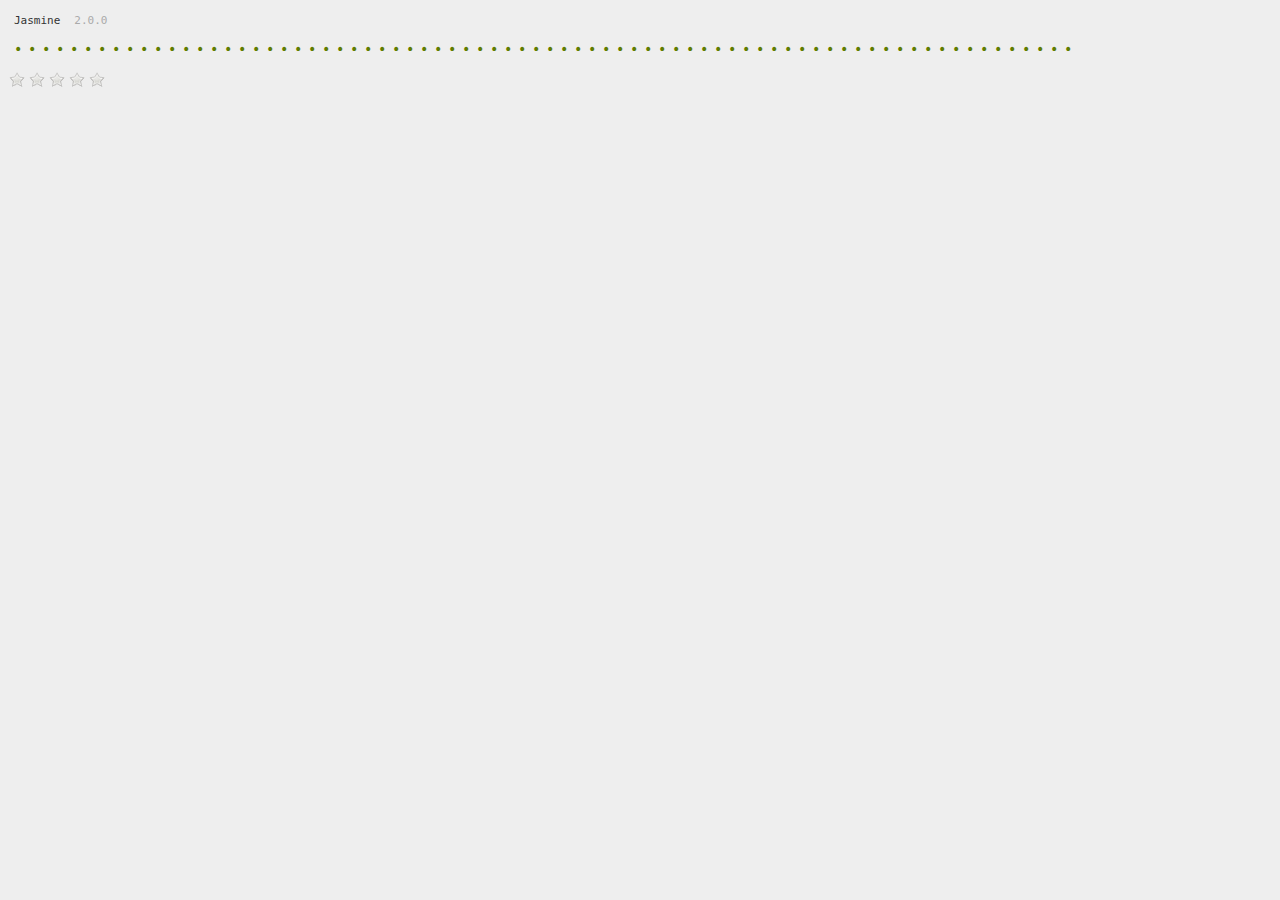
<file: Projeto01/lib/raty/spec/run.html>
<!DOCTYPE html>

<html>
<head>
  <meta charset="utf-8">
  <title>http://wbotelhos.com/labs</title>

  <!-- jquery -->
  <script src="../vendor/jquery.js"></script>

  <!-- jasmine -->
  <link rel="stylesheet" href="lib/jasmine.css">

  <script src="lib/jasmine.js"></script>
  <script src="lib/jasmine-html.js"></script>
  <script src="lib/boot.js"></script>

  <!-- plugins -->
  <script src="lib/jasmine-jquery.js"></script>

  <!-- libs -->
  <script src="../lib/jquery.raty.js"></script>

  <!-- helpers -->
  <script src="lib/helper.js"></script>

  <!-- specs -->
  <script src="options_spec.js"></script>

  <script src="cancel_spec.js"></script>
  <script src="cancelhint_spec.js"></script>
  <script src="cancelon_spec.js"></script>
  <script src="cancelplace_spec.js"></script>
  <script src="click_spec.js"></script>
  <script src="common_spec.js"></script>
  <script src="fn_cancel_spec.js"></script>
  <script src="fn_move_spec.js"></script>
  <script src="fn_readonly_spec.js"></script>
  <script src="fn_set_spec.js"></script>
  <script src="fn_setscore_spec.js"></script>
  <script src="getfirstdecimal_spec.js"></script>
  <script src="half_spec.js"></script>
  <script src="hints_spec.js"></script>
  <script src="mouseout_spec.js"></script>
  <script src="mouseover_spec.js"></script>
  <script src="number_spec.js"></script>
  <script src="numbermax_spec.js"></script>
  <script src="path_spec.js"></script>
  <script src="precision_spec.js"></script>
  <script src="readonly_spec.js"></script>
  <script src="score_spec.js"></script>
  <script src="scorename_spec.js"></script>
  <script src="staroff_spec.js"></script>
  <script src="staron_spec.js"></script>
  <script src="stars_spec.js"></script>
  <script src="startype_spec.js"></script>
  <script src="target_spec.js"></script>
  <script src="targettype_spec.js"></script>

  <script src="spec.js"></script>
</head>
<body></body>
</html>
</file>
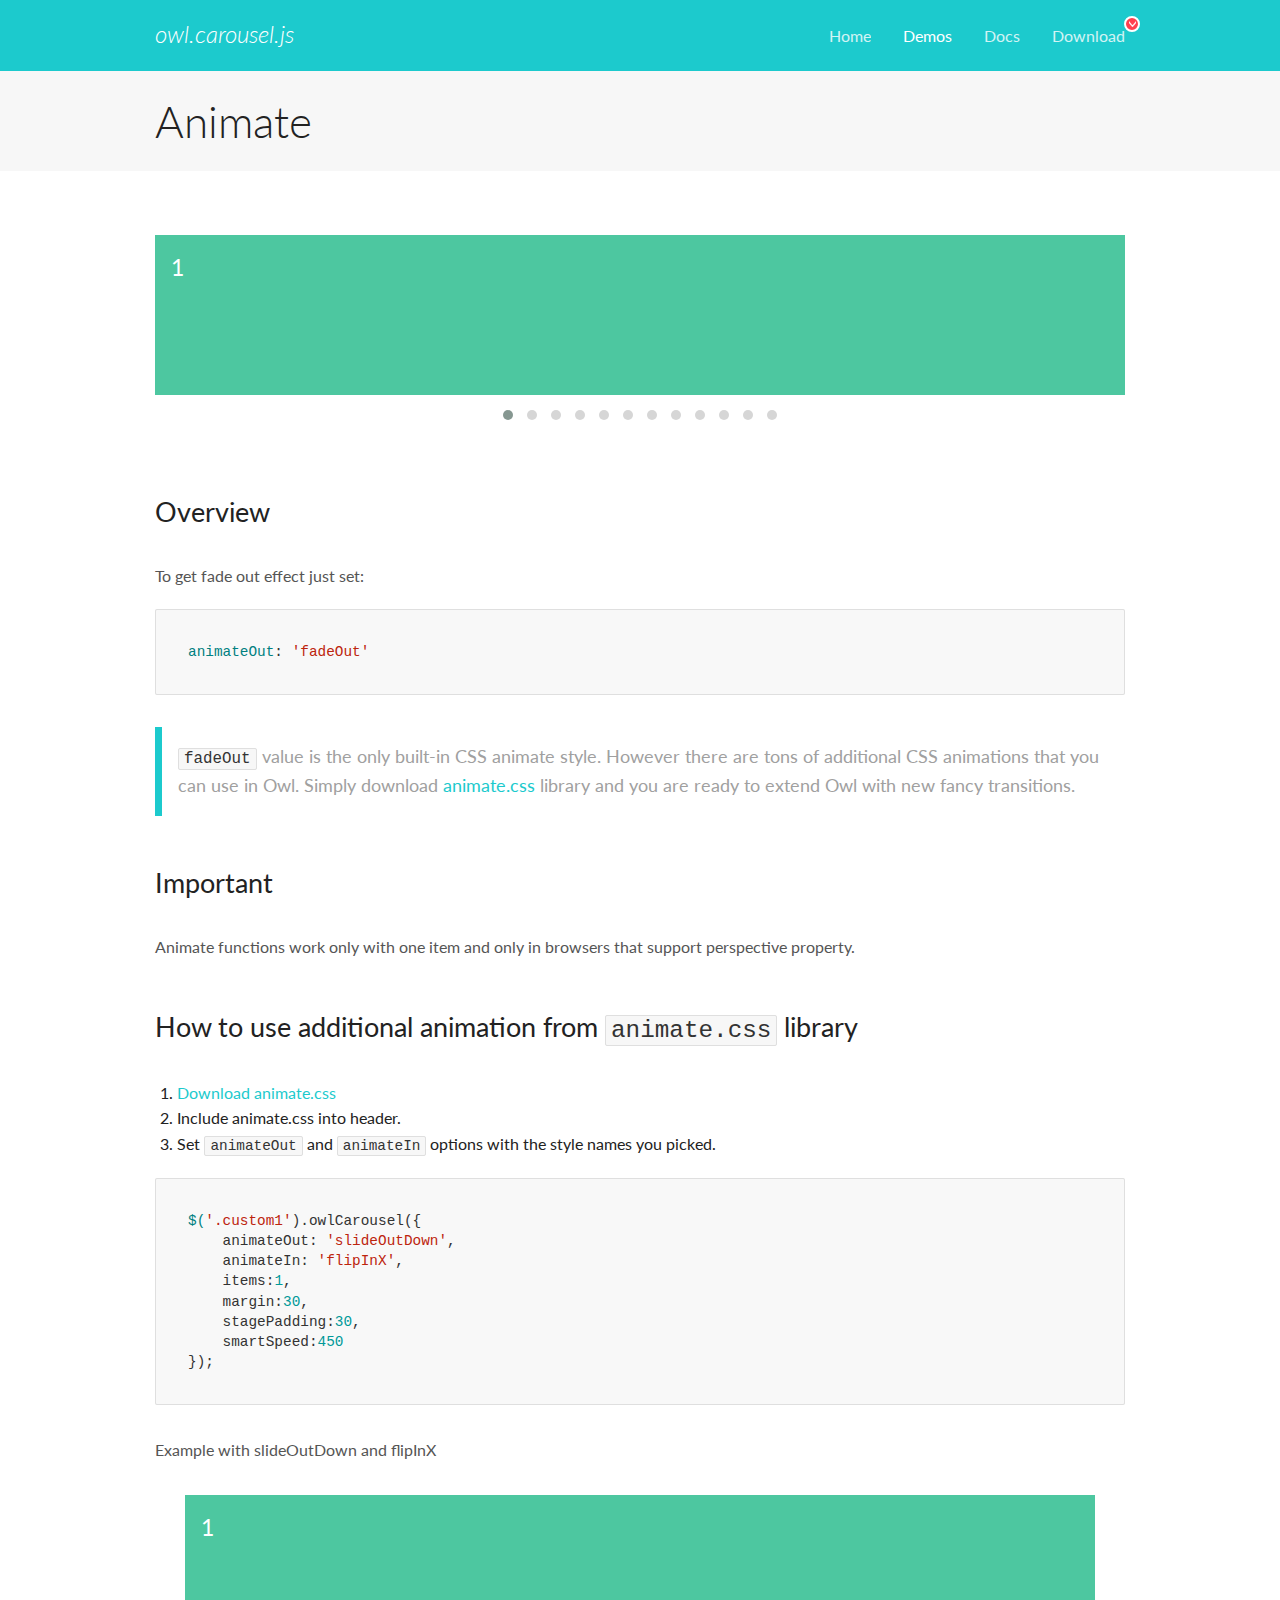
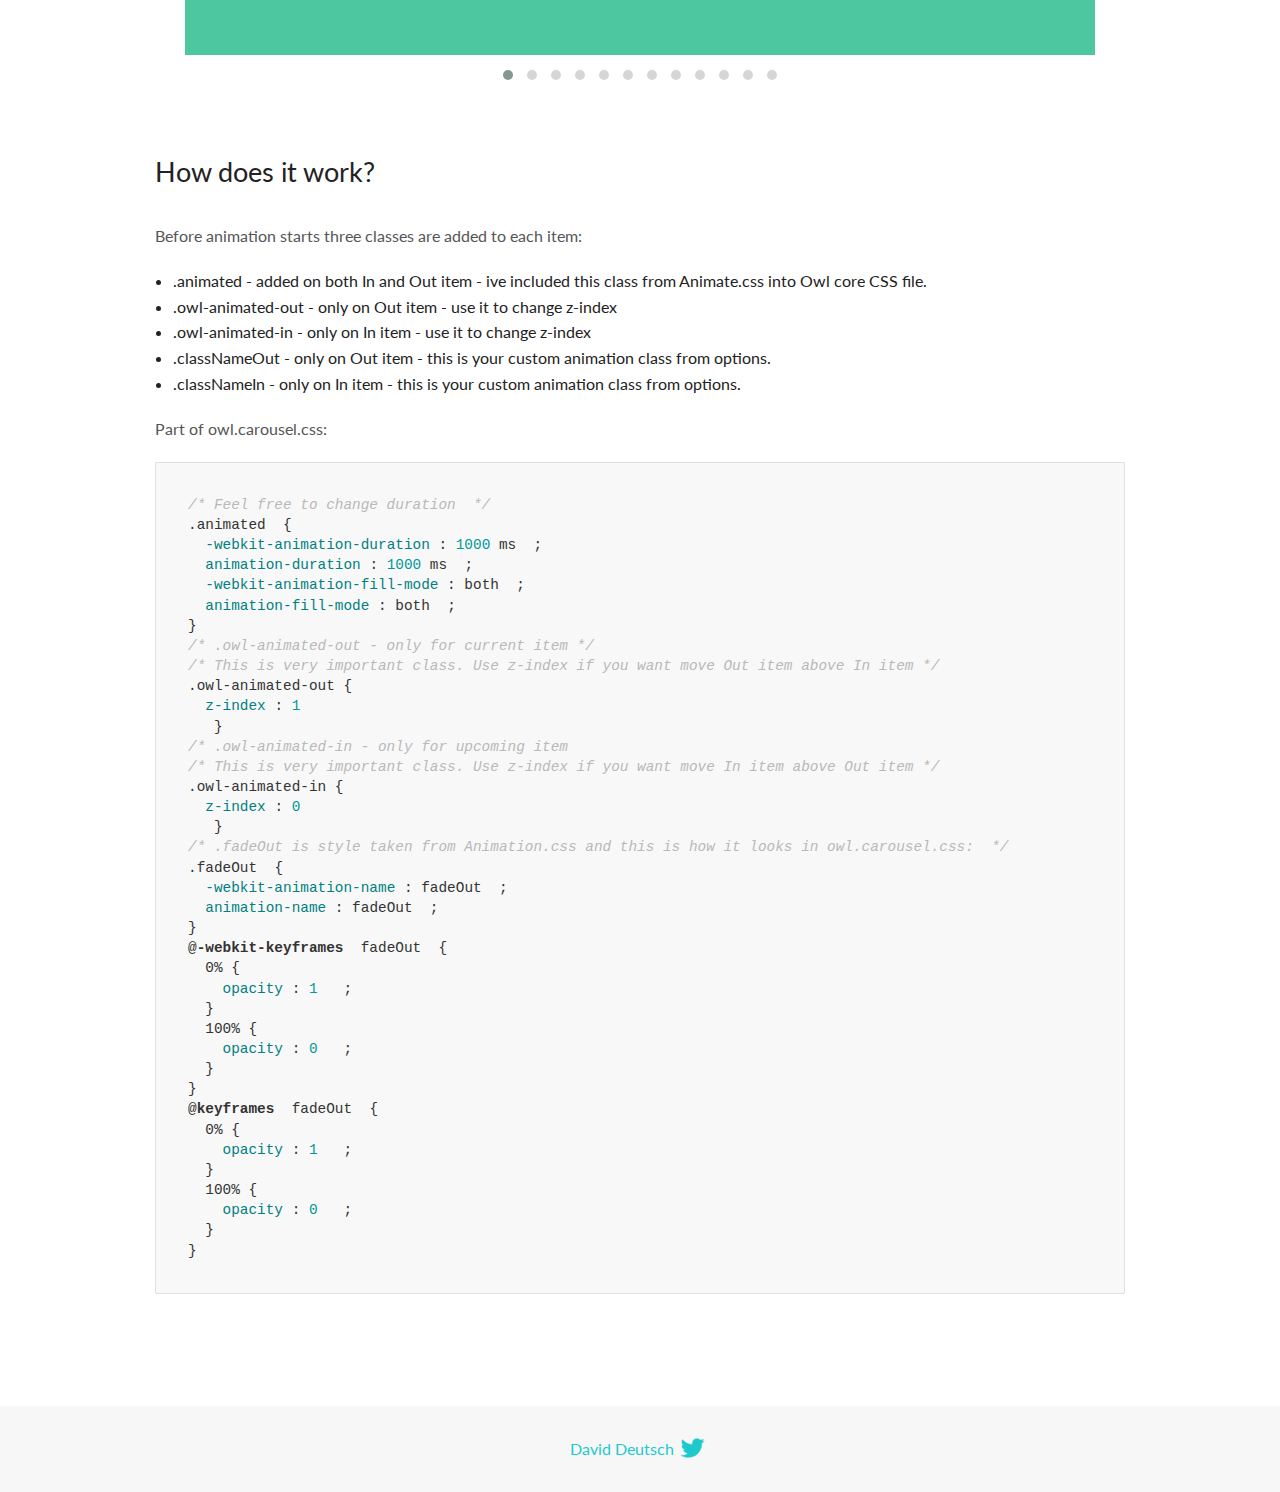
<file: Projeto01/lib/OwlCarousel2/docs/demos/animate.html>
<!DOCTYPE html>
<html lang="en">
  <head>

    <!-- head -->
    <meta charset="utf-8">
    <meta name="msapplication-tap-highlight" content="no" />
    <meta name="viewport" content="width=device-width, initial-scale=1.0" />
    <meta name="description" content="Animate carousel">
    <meta name="author" content="David Deutsch">
    <title>
      Animate Demo | Owl Carousel | 2.3.4
    </title>

    <!-- Stylesheets -->
    <link href='https://fonts.googleapis.com/css?family=Lato:300,400,700,400italic,300italic' rel='stylesheet' type='text/css'>
    <link rel="stylesheet" href="../assets/css/docs.theme.min.css">

    <!-- Owl Stylesheets -->
    <link rel="stylesheet" href="../assets/owlcarousel/assets/owl.carousel.min.css">
    <link rel="stylesheet" href="../assets/owlcarousel/assets/owl.theme.default.min.css">

    <!-- HTML5 shim and Respond.js IE8 support of HTML5 elements and media queries -->

    <!--[if lt IE 9]>
      <script src="https://oss.maxcdn.com/libs/html5shiv/3.7.0/html5shiv.js"></script>
      <script src="https://oss.maxcdn.com/libs/respond.js/1.3.0/respond.min.js"></script>
    <![endif]-->

    <!-- Favicons -->
    <link rel="apple-touch-icon-precomposed" sizes="144x144" href="../assets/ico/apple-touch-icon-144-precomposed.png">
    <link rel="shortcut icon" href="../assets/ico/favicon.png">
    <link rel="shortcut icon" href="favicon.ico">

    <!-- Yeah i know js should not be in header. Its required for demos.-->

    <!-- javascript -->
    <script src="../assets/vendors/jquery.min.js"></script>
    <script src="../assets/owlcarousel/owl.carousel.js"></script>
  </head>
  <body>

    <!-- header -->
    <header class="header">
      <div class="row">
        <div class="large-12 columns">
          <div class="brand left">
            <h3>
              <a href="/OwlCarousel2/">owl.carousel.js</a> 
            </h3>
          </div>
          <a id="toggle-nav" class="right">
            <span></span> <span></span> <span></span> 
          </a> 
          <div class="nav-bar">
            <ul class="clearfix">
              <li> <a href="/OwlCarousel2/index.html">Home</a>  </li>
              <li class="active">
                <a href="/OwlCarousel2/demos/demos.html">Demos</a> 
              </li>
              <li> <a href="/OwlCarousel2/docs/started-welcome.html">Docs</a>  </li>
              <li>
                <a href="https://github.com/OwlCarousel2/OwlCarousel2/archive/2.3.4.zip">Download</a> 
                <span class="download"></span> 
              </li>
            </ul>
          </div>
        </div>
      </div>
    </header>

    <!-- title -->
    <section class="title">
      <div class="row">
        <div class="large-12 columns">
          <h1>Animate</h1>
        </div>
      </div>
    </section>

    <!--  Demos -->
    <section id="demos">
      <div class="row">
        <div class="large-12 columns">
          <div class="fadeOut owl-carousel owl-theme">
            <div class="item">
              <h4>1</h4>
            </div>
            <div class="item">
              <h4>2</h4>
            </div>
            <div class="item">
              <h4>3</h4>
            </div>
            <div class="item">
              <h4>4</h4>
            </div>
            <div class="item">
              <h4>5</h4>
            </div>
            <div class="item">
              <h4>6</h4>
            </div>
            <div class="item">
              <h4>7</h4>
            </div>
            <div class="item">
              <h4>8</h4>
            </div>
            <div class="item">
              <h4>9</h4>
            </div>
            <div class="item">
              <h4>10</h4>
            </div>
            <div class="item">
              <h4>11</h4>
            </div>
            <div class="item">
              <h4>12</h4>
            </div>
          </div>
          <h3 id="overview">Overview</h3>
          <p>To get fade out effect just set:</p>
          <pre><code>animateOut: &#39;fadeOut&#39;</code></pre>
          <blockquote>
            <p><code>fadeOut</code> value is the only built-in CSS animate style. However there are tons of additional CSS animations that you can use in Owl. Simply download
              <a href="https://daneden.github.io/animate.css/">animate.css</a>  library and you are ready to extend Owl with new fancy transitions.</p>
          </blockquote>
          <h3 id="important">Important</h3>
          <p>Animate functions work only with one item and only in browsers that support perspective property.</p>
          <h3 id="how-to-use-additional-animation-from-animate-css-library">How to use additional animation from <code>animate.css</code> library</h3>
          <ol>
            <li> <a href="https://daneden.github.io/animate.css/">Download animate.css</a>  </li>
            <li>Include animate.css into header.</li>
            <li>Set <code>animateOut</code> and <code>animateIn</code> options with the style names you picked.</li>
          </ol>
          <pre><code>$(&#39;.custom1&#39;).owlCarousel({
    animateOut: &#39;slideOutDown&#39;,
    animateIn: &#39;flipInX&#39;,
    items:1,
    margin:30,
    stagePadding:30,
    smartSpeed:450
});</code></pre>
          <p>Example with slideOutDown and flipInX</p>
          <div class="custom1 owl-carousel owl-theme">
            <div class="item">
              <h4>1</h4>
            </div>
            <div class="item">
              <h4>2</h4>
            </div>
            <div class="item">
              <h4>3</h4>
            </div>
            <div class="item">
              <h4>4</h4>
            </div>
            <div class="item">
              <h4>5</h4>
            </div>
            <div class="item">
              <h4>6</h4>
            </div>
            <div class="item">
              <h4>7</h4>
            </div>
            <div class="item">
              <h4>8</h4>
            </div>
            <div class="item">
              <h4>9</h4>
            </div>
            <div class="item">
              <h4>10</h4>
            </div>
            <div class="item">
              <h4>11</h4>
            </div>
            <div class="item">
              <h4>12</h4>
            </div>
          </div>
          <h3 id="how-does-it-work-">How does it work?</h3>
          <p>Before animation starts three classes are added to each item:</p>
          <ul>
            <li>.animated - added on both In and Out item - ive included this class from Animate.css into Owl core CSS file.</li>
            <li>.owl-animated-out - only on Out item - use it to change z-index</li>
            <li>.owl-animated-in - only on In item - use it to change z-index</li>
            <li>.classNameOut - only on Out item - this is your custom animation class from options.</li>
            <li>.classNameIn - only on In item - this is your custom animation class from options.</li>
          </ul>
          <p>Part of owl.carousel.css:</p>
          <pre><code class="language-css"><span class="comment">/* Feel free to change duration  */</span> 
<span class="class">.animated</span>  <span class="rules">{
  <span class="rule"><span class="attribute">-webkit-animation-duration</span> :<span class="value"> <span class="number">1000</span> ms</span> </span> ;
  <span class="rule"><span class="attribute">animation-duration</span> :<span class="value"> <span class="number">1000</span> ms</span> </span> ;
  <span class="rule"><span class="attribute">-webkit-animation-fill-mode</span> :<span class="value"> both</span> </span> ;
  <span class="rule"><span class="attribute">animation-fill-mode</span> :<span class="value"> both</span> </span> ;
<span class="rule">}</span> </span> 
<span class="comment">/* .owl-animated-out - only for current item */</span> 
<span class="comment">/* This is very important class. Use z-index if you want move Out item above In item */</span> 
<span class="class">.owl-animated-out</span> <span class="rules">{
  <span class="rule"><span class="attribute">z-index</span> :<span class="value"> <span class="number">1</span> 
</span> </span> </span> }
<span class="comment">/* .owl-animated-in - only for upcoming item
/* This is very important class. Use z-index if you want move In item above Out item */</span> 
<span class="class">.owl-animated-in</span> <span class="rules">{
  <span class="rule"><span class="attribute">z-index</span> :<span class="value"> <span class="number">0</span> 
</span> </span> </span> }
<span class="comment">/* .fadeOut is style taken from Animation.css and this is how it looks in owl.carousel.css:  */</span> 
<span class="class">.fadeOut</span>  <span class="rules">{
  <span class="rule"><span class="attribute">-webkit-animation-name</span> :<span class="value"> fadeOut</span> </span> ;
  <span class="rule"><span class="attribute">animation-name</span> :<span class="value"> fadeOut</span> </span> ;
<span class="rule">}</span> </span> 
<span class="at_rule">@<span class="keyword">-webkit-keyframes</span>  fadeOut </span> {
  0% <span class="rules">{
    <span class="rule"><span class="attribute">opacity</span> :<span class="value"> <span class="number">1</span> </span> </span> ;
  <span class="rule">}</span> </span> 
  100% <span class="rules">{
    <span class="rule"><span class="attribute">opacity</span> :<span class="value"> <span class="number">0</span> </span> </span> ;
  <span class="rule">}</span> </span> 
}
<span class="at_rule">@<span class="keyword">keyframes</span>  fadeOut </span> {
  0% <span class="rules">{
    <span class="rule"><span class="attribute">opacity</span> :<span class="value"> <span class="number">1</span> </span> </span> ;
  <span class="rule">}</span> </span> 
  100% <span class="rules">{
    <span class="rule"><span class="attribute">opacity</span> :<span class="value"> <span class="number">0</span> </span> </span> ;
  <span class="rule">}</span> </span> 
}</code></pre>
          <link rel="stylesheet" href="../assets/css/animate.css">
          <script>
            jQuery(document).ready(function($) {
              $('.fadeOut').owlCarousel({
                items: 1,
                animateOut: 'fadeOut',
                loop: true,
                margin: 10,
              });
              $('.custom1').owlCarousel({
                animateOut: 'slideOutDown',
                animateIn: 'flipInX',
                items: 1,
                margin: 30,
                stagePadding: 30,
                smartSpeed: 450
              });
            });
          </script>
        </div>
      </div>
    </section>

    <!-- footer -->
    <footer class="footer">
      <div class="row">
        <div class="large-12 columns">
          <h5>
            <a href="/OwlCarousel2/docs/support-contact.html">David Deutsch</a> 
            <a id="custom-tweet-button" href="https://twitter.com/share?url=https://github.com/OwlCarousel2/OwlCarousel2&text=Owl Carousel - This is so awesome! " target="_blank"></a> 
          </h5>
        </div>
      </div>
    </footer>

    <!-- vendors -->
    <script src="../assets/vendors/highlight.js"></script>
    <script src="../assets/js/app.js"></script>
  </body>
</html>
</file>
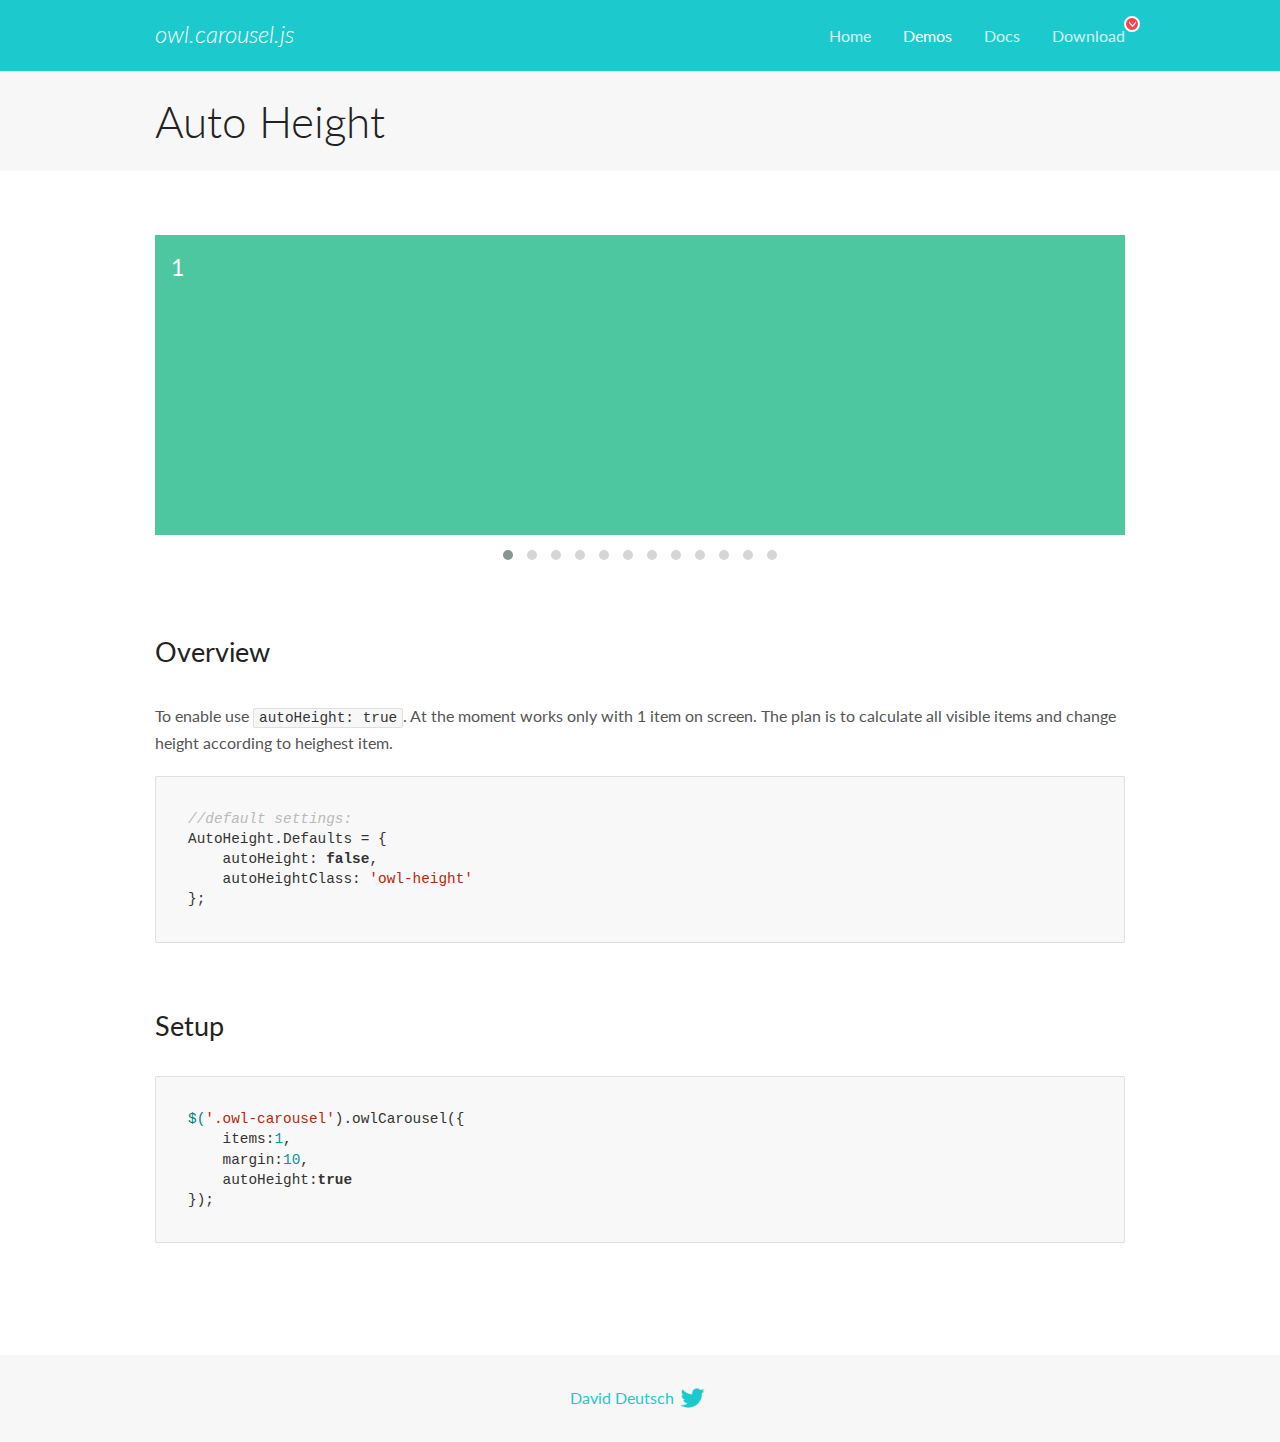
<file: Projeto01/lib/OwlCarousel2/docs/demos/autoheight.html>
<!DOCTYPE html>
<html lang="en">
  <head>

    <!-- head -->
    <meta charset="utf-8">
    <meta name="msapplication-tap-highlight" content="no" />
    <meta name="viewport" content="width=device-width, initial-scale=1.0" />
    <meta name="description" content="autoHeight usage demo">
    <meta name="author" content="David Deutsch">
    <title>
      Auto Height Demo | Owl Carousel | 2.3.4
    </title>

    <!-- Stylesheets -->
    <link href='https://fonts.googleapis.com/css?family=Lato:300,400,700,400italic,300italic' rel='stylesheet' type='text/css'>
    <link rel="stylesheet" href="../assets/css/docs.theme.min.css">

    <!-- Owl Stylesheets -->
    <link rel="stylesheet" href="../assets/owlcarousel/assets/owl.carousel.min.css">
    <link rel="stylesheet" href="../assets/owlcarousel/assets/owl.theme.default.min.css">

    <!-- HTML5 shim and Respond.js IE8 support of HTML5 elements and media queries -->

    <!--[if lt IE 9]>
      <script src="https://oss.maxcdn.com/libs/html5shiv/3.7.0/html5shiv.js"></script>
      <script src="https://oss.maxcdn.com/libs/respond.js/1.3.0/respond.min.js"></script>
    <![endif]-->

    <!-- Favicons -->
    <link rel="apple-touch-icon-precomposed" sizes="144x144" href="../assets/ico/apple-touch-icon-144-precomposed.png">
    <link rel="shortcut icon" href="../assets/ico/favicon.png">
    <link rel="shortcut icon" href="favicon.ico">

    <!-- Yeah i know js should not be in header. Its required for demos.-->

    <!-- javascript -->
    <script src="../assets/vendors/jquery.min.js"></script>
    <script src="../assets/owlcarousel/owl.carousel.js"></script>
  </head>
  <body>

    <!-- header -->
    <header class="header">
      <div class="row">
        <div class="large-12 columns">
          <div class="brand left">
            <h3>
              <a href="/OwlCarousel2/">owl.carousel.js</a> 
            </h3>
          </div>
          <a id="toggle-nav" class="right">
            <span></span> <span></span> <span></span> 
          </a> 
          <div class="nav-bar">
            <ul class="clearfix">
              <li> <a href="/OwlCarousel2/index.html">Home</a>  </li>
              <li class="active">
                <a href="/OwlCarousel2/demos/demos.html">Demos</a> 
              </li>
              <li> <a href="/OwlCarousel2/docs/started-welcome.html">Docs</a>  </li>
              <li>
                <a href="https://github.com/OwlCarousel2/OwlCarousel2/archive/2.3.4.zip">Download</a> 
                <span class="download"></span> 
              </li>
            </ul>
          </div>
        </div>
      </div>
    </header>

    <!-- title -->
    <section class="title">
      <div class="row">
        <div class="large-12 columns">
          <h1>Auto Height</h1>
        </div>
      </div>
    </section>

    <!--  Demos -->
    <section id="demos">
      <div class="row">
        <div class="large-12 columns">
          <div class="owl-carousel owl-theme">
            <div class="item" style="height:300px">
              <h4>1</h4>
            </div>
            <div class="item" style="height:100px">
              <h4>2</h4>
            </div>
            <div class="item" style="height:500px">
              <h4>3</h4>
            </div>
            <div class="item" style="height:250px">
              <h4>4</h4>
            </div>
            <div class="item" style="height:400px">
              <h4>5</h4>
            </div>
            <div class="item" style="height:500px">
              <h4>6</h4>
            </div>
            <div class="item" style="height:600px">
              <h4>7</h4>
            </div>
            <div class="item" style="height:400px">
              <h4>8</h4>
            </div>
            <div class="item" style="height:300px">
              <h4>9</h4>
            </div>
            <div class="item" style="height:350px">
              <h4>10</h4>
            </div>
            <div class="item" style="height:200px">
              <h4>11</h4>
            </div>
            <div class="item" style="height:150px">
              <h4>12</h4>
            </div>
          </div>
          <h3 id="overview">Overview</h3>
          <p>To enable use <code>autoHeight: true</code>. At the moment works only with 1 item on screen. The plan is to calculate all visible items and change height according to heighest item.</p>
          <pre><code>//default settings:
AutoHeight.Defaults = {
    autoHeight: false,
    autoHeightClass: &#39;owl-height&#39;
};</code></pre>
          <h3 id="setup">Setup</h3>
          <pre><code>$(&#39;.owl-carousel&#39;).owlCarousel({
    items:1,
    margin:10,
    autoHeight:true
});</code></pre>
          <script>
            $(document).ready(function() {
              $('.owl-carousel').owlCarousel({
                items: 1,
                margin: 10,
                autoHeight: true
              });
            })
          </script>
        </div>
      </div>
    </section>

    <!-- footer -->
    <footer class="footer">
      <div class="row">
        <div class="large-12 columns">
          <h5>
            <a href="/OwlCarousel2/docs/support-contact.html">David Deutsch</a> 
            <a id="custom-tweet-button" href="https://twitter.com/share?url=https://github.com/OwlCarousel2/OwlCarousel2&text=Owl Carousel - This is so awesome! " target="_blank"></a> 
          </h5>
        </div>
      </div>
    </footer>

    <!-- vendors -->
    <script src="../assets/vendors/highlight.js"></script>
    <script src="../assets/js/app.js"></script>
  </body>
</html>
</file>
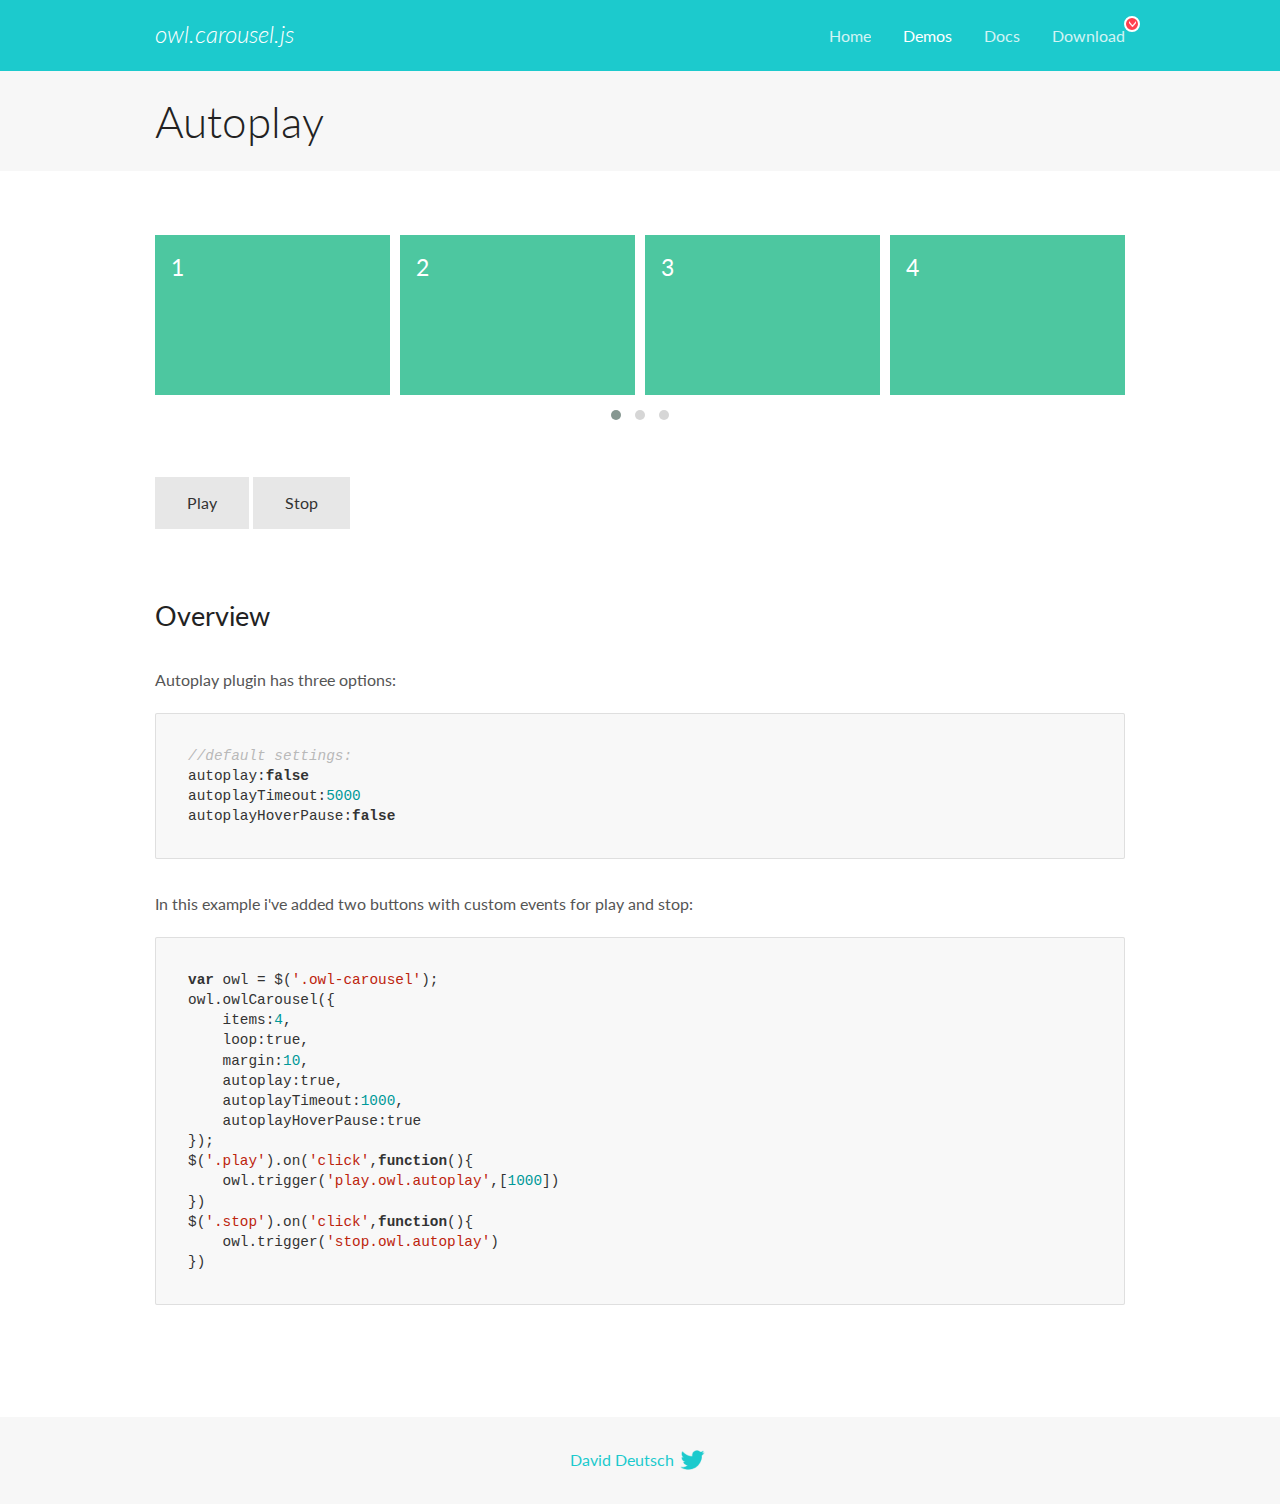
<file: Projeto01/lib/OwlCarousel2/docs/demos/autoplay.html>
<!DOCTYPE html>
<html lang="en">
  <head>

    <!-- head -->
    <meta charset="utf-8">
    <meta name="msapplication-tap-highlight" content="no" />
    <meta name="viewport" content="width=device-width, initial-scale=1.0" />
    <meta name="description" content="Autoplay usage demo">
    <meta name="author" content="David Deutsch">
    <title>
      Autoplay Demo | Owl Carousel | 2.3.4
    </title>

    <!-- Stylesheets -->
    <link href='https://fonts.googleapis.com/css?family=Lato:300,400,700,400italic,300italic' rel='stylesheet' type='text/css'>
    <link rel="stylesheet" href="../assets/css/docs.theme.min.css">

    <!-- Owl Stylesheets -->
    <link rel="stylesheet" href="../assets/owlcarousel/assets/owl.carousel.min.css">
    <link rel="stylesheet" href="../assets/owlcarousel/assets/owl.theme.default.min.css">

    <!-- HTML5 shim and Respond.js IE8 support of HTML5 elements and media queries -->

    <!--[if lt IE 9]>
      <script src="https://oss.maxcdn.com/libs/html5shiv/3.7.0/html5shiv.js"></script>
      <script src="https://oss.maxcdn.com/libs/respond.js/1.3.0/respond.min.js"></script>
    <![endif]-->

    <!-- Favicons -->
    <link rel="apple-touch-icon-precomposed" sizes="144x144" href="../assets/ico/apple-touch-icon-144-precomposed.png">
    <link rel="shortcut icon" href="../assets/ico/favicon.png">
    <link rel="shortcut icon" href="favicon.ico">

    <!-- Yeah i know js should not be in header. Its required for demos.-->

    <!-- javascript -->
    <script src="../assets/vendors/jquery.min.js"></script>
    <script src="../assets/owlcarousel/owl.carousel.js"></script>
  </head>
  <body>

    <!-- header -->
    <header class="header">
      <div class="row">
        <div class="large-12 columns">
          <div class="brand left">
            <h3>
              <a href="/OwlCarousel2/">owl.carousel.js</a> 
            </h3>
          </div>
          <a id="toggle-nav" class="right">
            <span></span> <span></span> <span></span> 
          </a> 
          <div class="nav-bar">
            <ul class="clearfix">
              <li> <a href="/OwlCarousel2/index.html">Home</a>  </li>
              <li class="active">
                <a href="/OwlCarousel2/demos/demos.html">Demos</a> 
              </li>
              <li> <a href="/OwlCarousel2/docs/started-welcome.html">Docs</a>  </li>
              <li>
                <a href="https://github.com/OwlCarousel2/OwlCarousel2/archive/2.3.4.zip">Download</a> 
                <span class="download"></span> 
              </li>
            </ul>
          </div>
        </div>
      </div>
    </header>

    <!-- title -->
    <section class="title">
      <div class="row">
        <div class="large-12 columns">
          <h1>Autoplay</h1>
        </div>
      </div>
    </section>

    <!--  Demos -->
    <section id="demos">
      <div class="row">
        <div class="large-12 columns">
          <div class="owl-carousel owl-theme">
            <div class="item">
              <h4>1</h4>
            </div>
            <div class="item">
              <h4>2</h4>
            </div>
            <div class="item">
              <h4>3</h4>
            </div>
            <div class="item">
              <h4>4</h4>
            </div>
            <div class="item">
              <h4>5</h4>
            </div>
            <div class="item">
              <h4>6</h4>
            </div>
            <div class="item">
              <h4>7</h4>
            </div>
            <div class="item">
              <h4>8</h4>
            </div>
            <div class="item">
              <h4>9</h4>
            </div>
            <div class="item">
              <h4>10</h4>
            </div>
            <div class="item">
              <h4>11</h4>
            </div>
            <div class="item">
              <h4>12</h4>
            </div>
          </div>
          <a class="button secondary play">Play</a> 
          <a class="button secondary stop">Stop</a> 
          <h3 id="overview">Overview</h3>
          <p>Autoplay plugin has three options:</p>
          <pre><code>//default settings:
autoplay:false
autoplayTimeout:5000
autoplayHoverPause:false</code></pre>
          <p>In this example i&#39;ve added two buttons with custom events for play and stop:</p>
          <pre><code>var owl = $(&#39;.owl-carousel&#39;);
owl.owlCarousel({
    items:4,
    loop:true,
    margin:10,
    autoplay:true,
    autoplayTimeout:1000,
    autoplayHoverPause:true
});
$(&#39;.play&#39;).on(&#39;click&#39;,function(){
    owl.trigger(&#39;play.owl.autoplay&#39;,[1000])
})
$(&#39;.stop&#39;).on(&#39;click&#39;,function(){
    owl.trigger(&#39;stop.owl.autoplay&#39;)
})</code></pre>
          <script>
            $(document).ready(function() {
              var owl = $('.owl-carousel');
              owl.owlCarousel({
                items: 4,
                loop: true,
                margin: 10,
                autoplay: true,
                autoplayTimeout: 1000,
                autoplayHoverPause: true
              });
              $('.play').on('click', function() {
                owl.trigger('play.owl.autoplay', [1000])
              })
              $('.stop').on('click', function() {
                owl.trigger('stop.owl.autoplay')
              })
            })
          </script>
        </div>
      </div>
    </section>

    <!-- footer -->
    <footer class="footer">
      <div class="row">
        <div class="large-12 columns">
          <h5>
            <a href="/OwlCarousel2/docs/support-contact.html">David Deutsch</a> 
            <a id="custom-tweet-button" href="https://twitter.com/share?url=https://github.com/OwlCarousel2/OwlCarousel2&text=Owl Carousel - This is so awesome! " target="_blank"></a> 
          </h5>
        </div>
      </div>
    </footer>

    <!-- vendors -->
    <script src="../assets/vendors/highlight.js"></script>
    <script src="../assets/js/app.js"></script>
  </body>
</html>
</file>
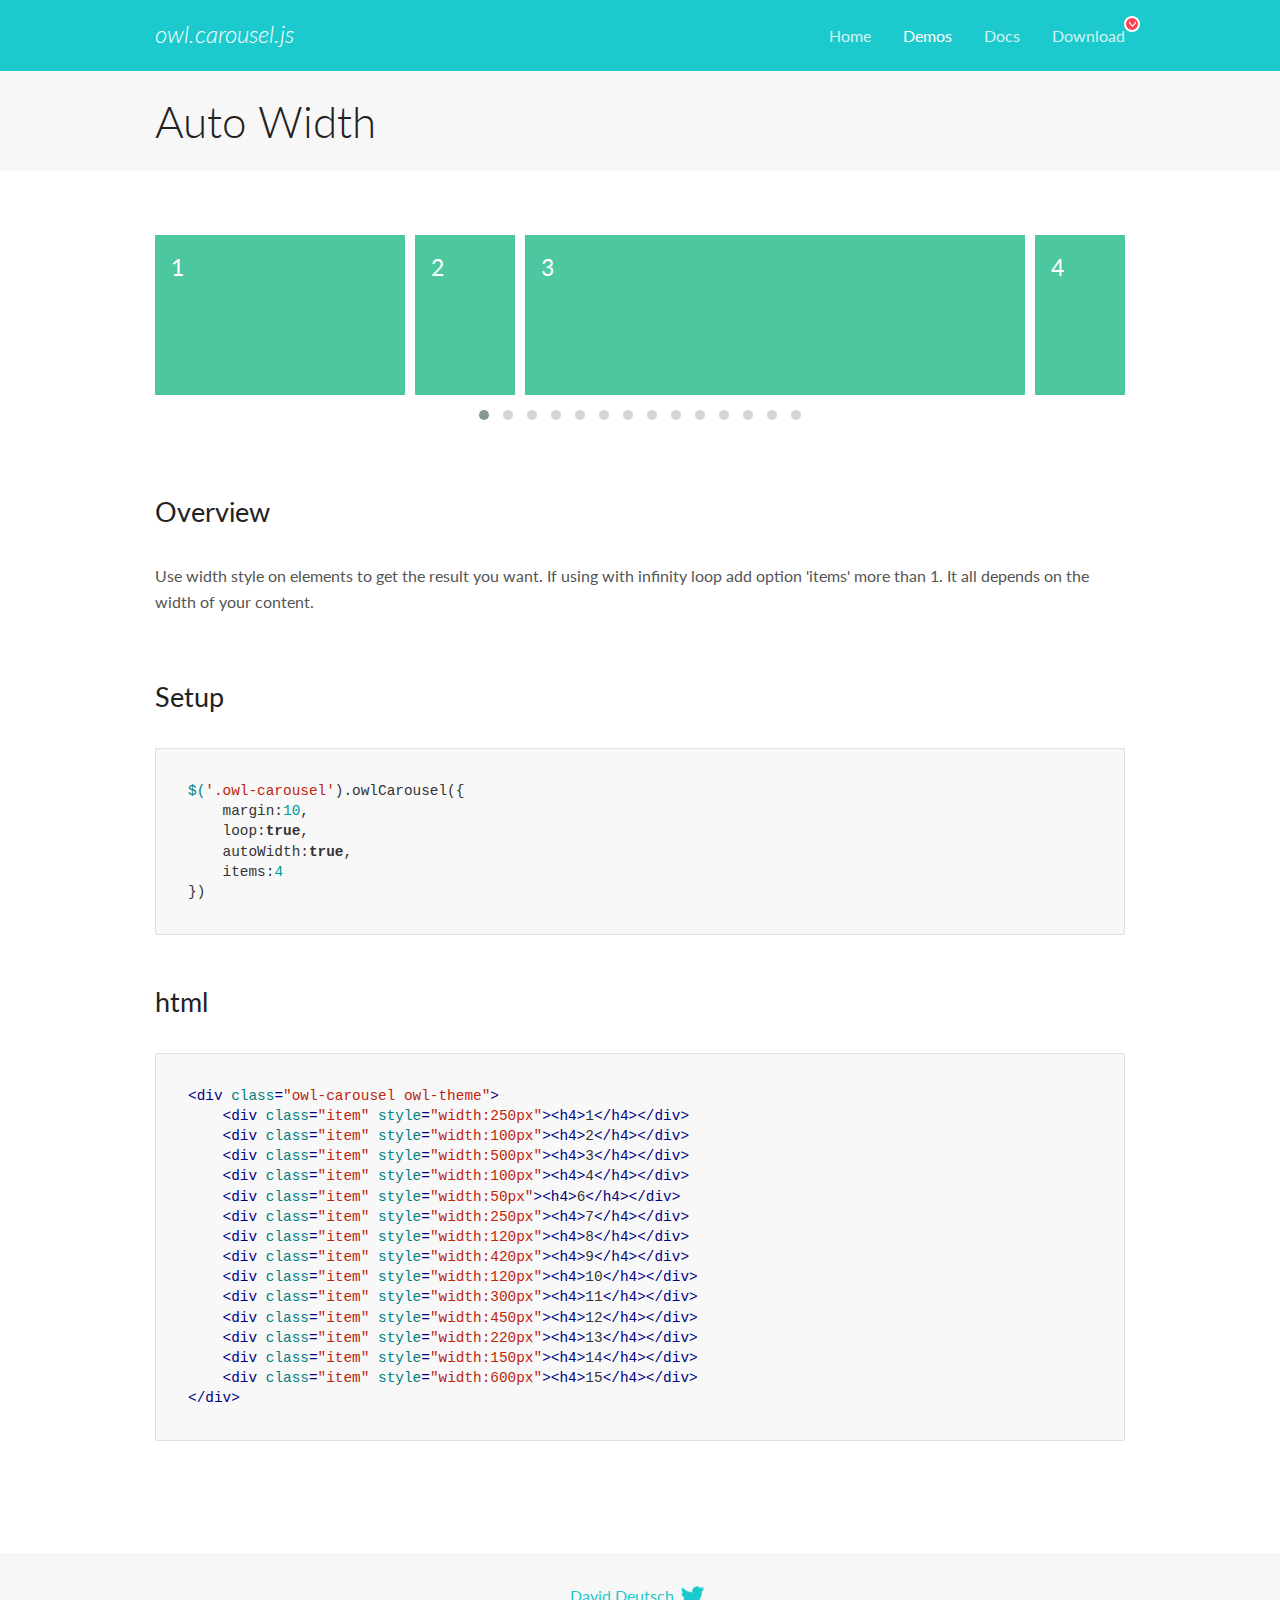
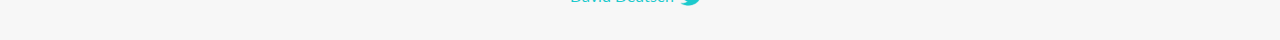
<file: Projeto01/lib/OwlCarousel2/docs/demos/autowidth.html>
<!DOCTYPE html>
<html lang="en">
  <head>

    <!-- head -->
    <meta charset="utf-8">
    <meta name="msapplication-tap-highlight" content="no" />
    <meta name="viewport" content="width=device-width, initial-scale=1.0" />
    <meta name="description" content="Auto Width">
    <meta name="author" content="David Deutsch">
    <title>
      Auto Width Demo | Owl Carousel | 2.3.4
    </title>

    <!-- Stylesheets -->
    <link href='https://fonts.googleapis.com/css?family=Lato:300,400,700,400italic,300italic' rel='stylesheet' type='text/css'>
    <link rel="stylesheet" href="../assets/css/docs.theme.min.css">

    <!-- Owl Stylesheets -->
    <link rel="stylesheet" href="../assets/owlcarousel/assets/owl.carousel.min.css">
    <link rel="stylesheet" href="../assets/owlcarousel/assets/owl.theme.default.min.css">

    <!-- HTML5 shim and Respond.js IE8 support of HTML5 elements and media queries -->

    <!--[if lt IE 9]>
      <script src="https://oss.maxcdn.com/libs/html5shiv/3.7.0/html5shiv.js"></script>
      <script src="https://oss.maxcdn.com/libs/respond.js/1.3.0/respond.min.js"></script>
    <![endif]-->

    <!-- Favicons -->
    <link rel="apple-touch-icon-precomposed" sizes="144x144" href="../assets/ico/apple-touch-icon-144-precomposed.png">
    <link rel="shortcut icon" href="../assets/ico/favicon.png">
    <link rel="shortcut icon" href="favicon.ico">

    <!-- Yeah i know js should not be in header. Its required for demos.-->

    <!-- javascript -->
    <script src="../assets/vendors/jquery.min.js"></script>
    <script src="../assets/owlcarousel/owl.carousel.js"></script>
  </head>
  <body>

    <!-- header -->
    <header class="header">
      <div class="row">
        <div class="large-12 columns">
          <div class="brand left">
            <h3>
              <a href="/OwlCarousel2/">owl.carousel.js</a> 
            </h3>
          </div>
          <a id="toggle-nav" class="right">
            <span></span> <span></span> <span></span> 
          </a> 
          <div class="nav-bar">
            <ul class="clearfix">
              <li> <a href="/OwlCarousel2/index.html">Home</a>  </li>
              <li class="active">
                <a href="/OwlCarousel2/demos/demos.html">Demos</a> 
              </li>
              <li> <a href="/OwlCarousel2/docs/started-welcome.html">Docs</a>  </li>
              <li>
                <a href="https://github.com/OwlCarousel2/OwlCarousel2/archive/2.3.4.zip">Download</a> 
                <span class="download"></span> 
              </li>
            </ul>
          </div>
        </div>
      </div>
    </header>

    <!-- title -->
    <section class="title">
      <div class="row">
        <div class="large-12 columns">
          <h1>Auto Width</h1>
        </div>
      </div>
    </section>

    <!--  Demos -->
    <section id="demos">
      <div class="row">
        <div class="large-12 columns">
          <div class="owl-carousel owl-theme">
            <div class="item" style="width:250px">
              <h4>1</h4>
            </div>
            <div class="item" style="width:100px">
              <h4>2</h4>
            </div>
            <div class="item" style="width:500px">
              <h4>3</h4>
            </div>
            <div class="item" style="width:100px">
              <h4>4</h4>
            </div>
            <div class="item" style="width:50px">
              <h4>6</h4>
            </div>
            <div class="item" style="width:250px">
              <h4>7</h4>
            </div>
            <div class="item" style="width:120px">
              <h4>8</h4>
            </div>
            <div class="item" style="width:420px">
              <h4>9</h4>
            </div>
            <div class="item" style="width:120px">
              <h4>10</h4>
            </div>
            <div class="item" style="width:300px">
              <h4>11</h4>
            </div>
            <div class="item" style="width:450px">
              <h4>12</h4>
            </div>
            <div class="item" style="width:220px">
              <h4>13</h4>
            </div>
            <div class="item" style="width:150px">
              <h4>14</h4>
            </div>
            <div class="item" style="width:600px">
              <h4>15</h4>
            </div>
          </div>
          <h3 id="overview">Overview</h3>
          <p>Use width style on elements to get the result you want. If using with infinity loop add option &#39;items&#39; more than 1. It all depends on the width of your content.</p>
          <h3 id="setup">Setup</h3>
          <pre><code>$(&#39;.owl-carousel&#39;).owlCarousel({
    margin:10,
    loop:true,
    autoWidth:true,
    items:4
})</code></pre>
          <h3 id="html">html</h3>
          <pre><code>&lt;div class=&quot;owl-carousel owl-theme&quot;&gt;
    &lt;div class=&quot;item&quot; style=&quot;width:250px&quot;&gt;&lt;h4&gt;1&lt;/h4&gt;&lt;/div&gt;
    &lt;div class=&quot;item&quot; style=&quot;width:100px&quot;&gt;&lt;h4&gt;2&lt;/h4&gt;&lt;/div&gt;
    &lt;div class=&quot;item&quot; style=&quot;width:500px&quot;&gt;&lt;h4&gt;3&lt;/h4&gt;&lt;/div&gt;
    &lt;div class=&quot;item&quot; style=&quot;width:100px&quot;&gt;&lt;h4&gt;4&lt;/h4&gt;&lt;/div&gt;
    &lt;div class=&quot;item&quot; style=&quot;width:50px&quot;&gt;&lt;h4&gt;6&lt;/h4&gt;&lt;/div&gt;
    &lt;div class=&quot;item&quot; style=&quot;width:250px&quot;&gt;&lt;h4&gt;7&lt;/h4&gt;&lt;/div&gt;
    &lt;div class=&quot;item&quot; style=&quot;width:120px&quot;&gt;&lt;h4&gt;8&lt;/h4&gt;&lt;/div&gt;
    &lt;div class=&quot;item&quot; style=&quot;width:420px&quot;&gt;&lt;h4&gt;9&lt;/h4&gt;&lt;/div&gt;
    &lt;div class=&quot;item&quot; style=&quot;width:120px&quot;&gt;&lt;h4&gt;10&lt;/h4&gt;&lt;/div&gt;
    &lt;div class=&quot;item&quot; style=&quot;width:300px&quot;&gt;&lt;h4&gt;11&lt;/h4&gt;&lt;/div&gt;
    &lt;div class=&quot;item&quot; style=&quot;width:450px&quot;&gt;&lt;h4&gt;12&lt;/h4&gt;&lt;/div&gt;
    &lt;div class=&quot;item&quot; style=&quot;width:220px&quot;&gt;&lt;h4&gt;13&lt;/h4&gt;&lt;/div&gt;
    &lt;div class=&quot;item&quot; style=&quot;width:150px&quot;&gt;&lt;h4&gt;14&lt;/h4&gt;&lt;/div&gt;
    &lt;div class=&quot;item&quot; style=&quot;width:600px&quot;&gt;&lt;h4&gt;15&lt;/h4&gt;&lt;/div&gt;
&lt;/div&gt;</code></pre>
          <script>
            $(document).ready(function() {
              $('.owl-carousel').owlCarousel({
                margin: 10,
                loop: true,
                autoWidth: true,
                items: 4
              })
            })
          </script>
        </div>
      </div>
    </section>

    <!-- footer -->
    <footer class="footer">
      <div class="row">
        <div class="large-12 columns">
          <h5>
            <a href="/OwlCarousel2/docs/support-contact.html">David Deutsch</a> 
            <a id="custom-tweet-button" href="https://twitter.com/share?url=https://github.com/OwlCarousel2/OwlCarousel2&text=Owl Carousel - This is so awesome! " target="_blank"></a> 
          </h5>
        </div>
      </div>
    </footer>

    <!-- vendors -->
    <script src="../assets/vendors/highlight.js"></script>
    <script src="../assets/js/app.js"></script>
  </body>
</html>
</file>
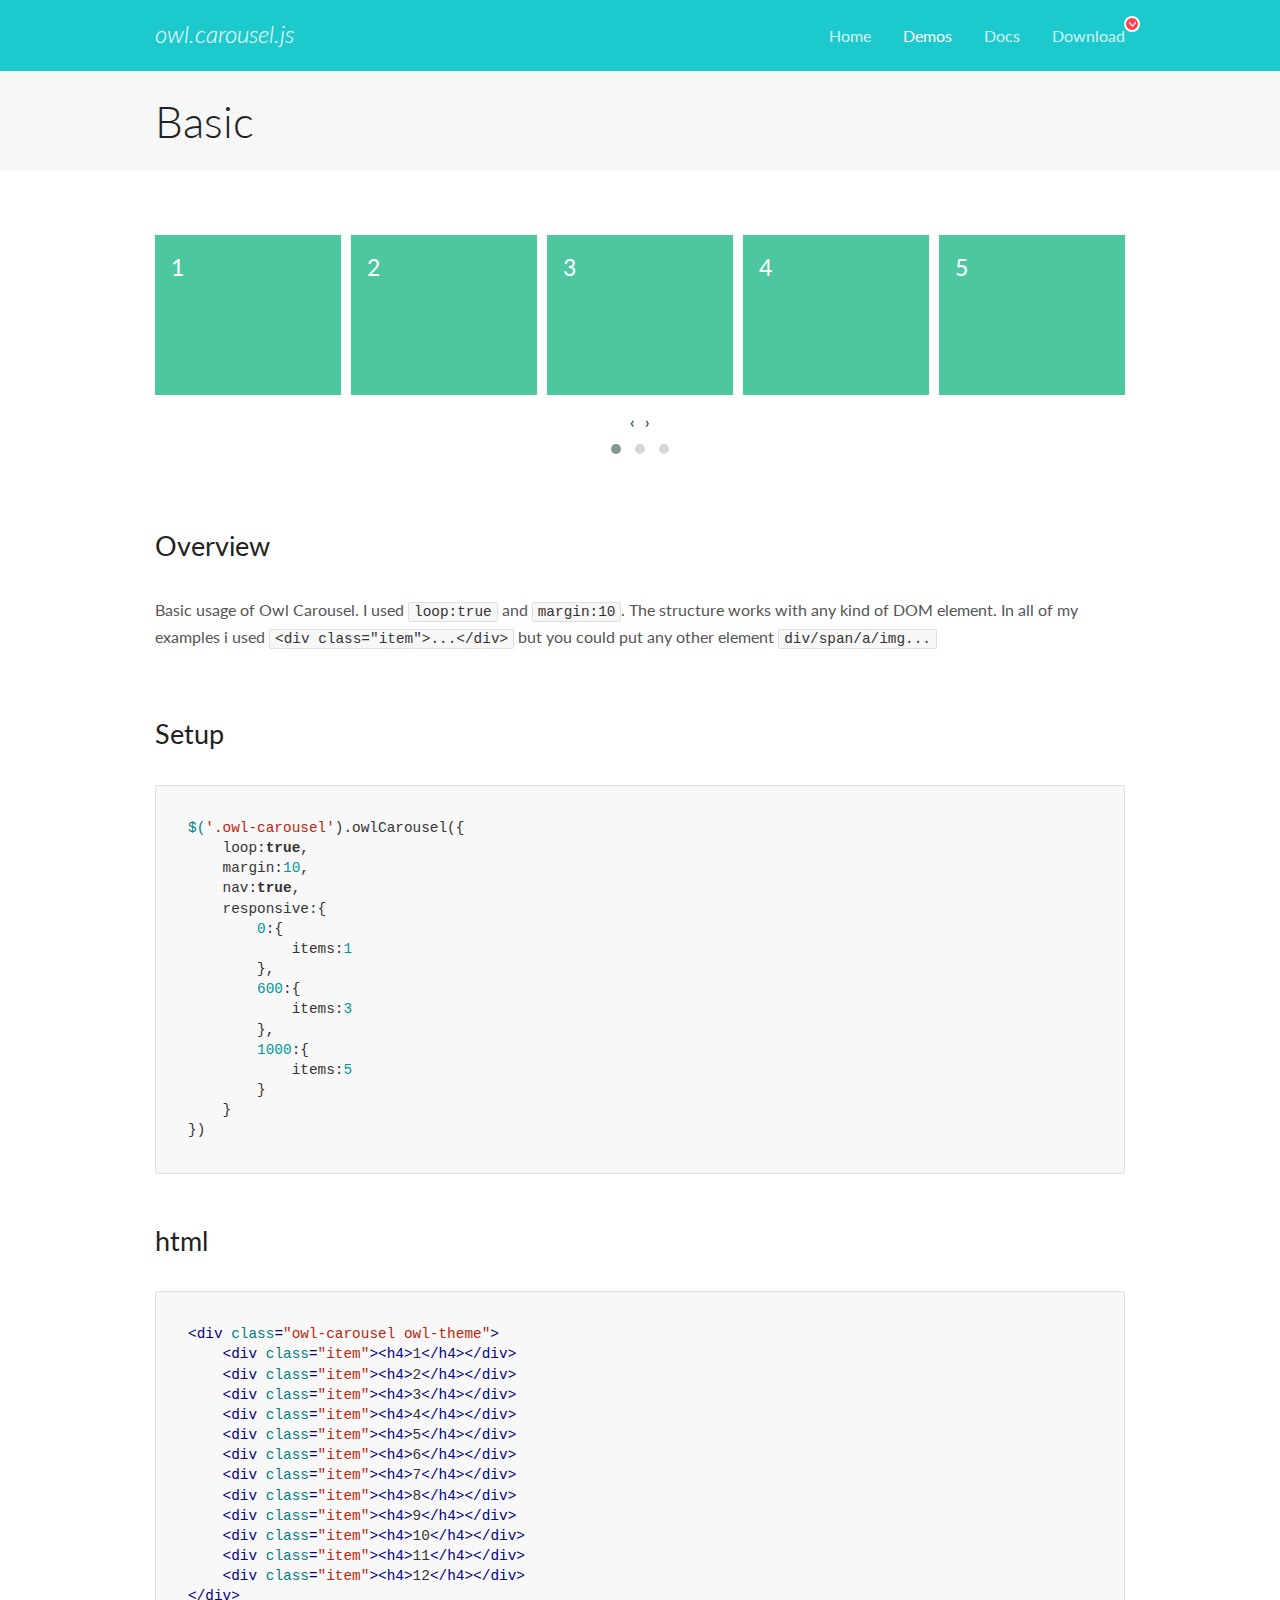
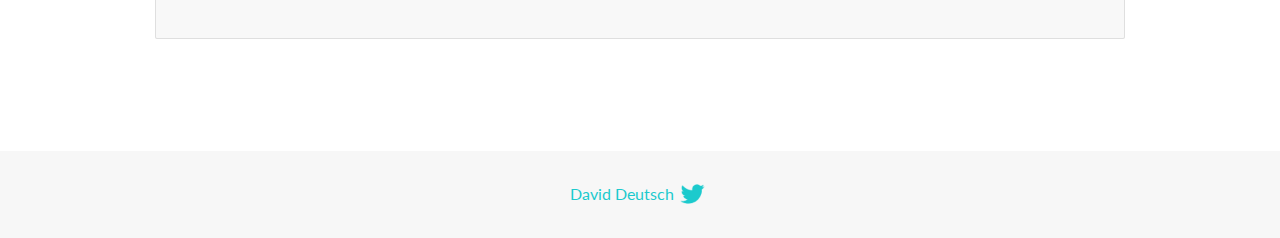
<file: Projeto01/lib/OwlCarousel2/docs/demos/basic.html>
<!DOCTYPE html>
<html lang="en">
  <head>

    <!-- head -->
    <meta charset="utf-8">
    <meta name="msapplication-tap-highlight" content="no" />
    <meta name="viewport" content="width=device-width, initial-scale=1.0" />
    <meta name="description" content="Basic usage demo">
    <meta name="author" content="David Deutsch">
    <title>
      Basic Demo | Owl Carousel | 2.3.4
    </title>

    <!-- Stylesheets -->
    <link href='https://fonts.googleapis.com/css?family=Lato:300,400,700,400italic,300italic' rel='stylesheet' type='text/css'>
    <link rel="stylesheet" href="../assets/css/docs.theme.min.css">

    <!-- Owl Stylesheets -->
    <link rel="stylesheet" href="../assets/owlcarousel/assets/owl.carousel.min.css">
    <link rel="stylesheet" href="../assets/owlcarousel/assets/owl.theme.default.min.css">

    <!-- HTML5 shim and Respond.js IE8 support of HTML5 elements and media queries -->

    <!--[if lt IE 9]>
      <script src="https://oss.maxcdn.com/libs/html5shiv/3.7.0/html5shiv.js"></script>
      <script src="https://oss.maxcdn.com/libs/respond.js/1.3.0/respond.min.js"></script>
    <![endif]-->

    <!-- Favicons -->
    <link rel="apple-touch-icon-precomposed" sizes="144x144" href="../assets/ico/apple-touch-icon-144-precomposed.png">
    <link rel="shortcut icon" href="../assets/ico/favicon.png">
    <link rel="shortcut icon" href="favicon.ico">

    <!-- Yeah i know js should not be in header. Its required for demos.-->

    <!-- javascript -->
    <script src="../assets/vendors/jquery.min.js"></script>
    <script src="../assets/owlcarousel/owl.carousel.js"></script>
  </head>
  <body>

    <!-- header -->
    <header class="header">
      <div class="row">
        <div class="large-12 columns">
          <div class="brand left">
            <h3>
              <a href="/OwlCarousel2/">owl.carousel.js</a> 
            </h3>
          </div>
          <a id="toggle-nav" class="right">
            <span></span> <span></span> <span></span> 
          </a> 
          <div class="nav-bar">
            <ul class="clearfix">
              <li> <a href="/OwlCarousel2/index.html">Home</a>  </li>
              <li class="active">
                <a href="/OwlCarousel2/demos/demos.html">Demos</a> 
              </li>
              <li> <a href="/OwlCarousel2/docs/started-welcome.html">Docs</a>  </li>
              <li>
                <a href="https://github.com/OwlCarousel2/OwlCarousel2/archive/2.3.4.zip">Download</a> 
                <span class="download"></span> 
              </li>
            </ul>
          </div>
        </div>
      </div>
    </header>

    <!-- title -->
    <section class="title">
      <div class="row">
        <div class="large-12 columns">
          <h1>Basic</h1>
        </div>
      </div>
    </section>

    <!--  Demos -->
    <section id="demos">
      <div class="row">
        <div class="large-12 columns">
          <div class="owl-carousel owl-theme">
            <div class="item">
              <h4>1</h4>
            </div>
            <div class="item">
              <h4>2</h4>
            </div>
            <div class="item">
              <h4>3</h4>
            </div>
            <div class="item">
              <h4>4</h4>
            </div>
            <div class="item">
              <h4>5</h4>
            </div>
            <div class="item">
              <h4>6</h4>
            </div>
            <div class="item">
              <h4>7</h4>
            </div>
            <div class="item">
              <h4>8</h4>
            </div>
            <div class="item">
              <h4>9</h4>
            </div>
            <div class="item">
              <h4>10</h4>
            </div>
            <div class="item">
              <h4>11</h4>
            </div>
            <div class="item">
              <h4>12</h4>
            </div>
          </div>
          <h3 id="overview">Overview</h3>
          <p>Basic usage of Owl Carousel. I used <code>loop:true</code> and <code>margin:10</code>. The structure works with any kind of DOM element. In all of my examples i used <code>&lt;div class=&quot;item&quot;&gt;...&lt;/div&gt;</code> but you could
            put any other element <code>div/span/a/img...</code></p>
          <h3 id="setup">Setup</h3>
          <pre><code>$(&#39;.owl-carousel&#39;).owlCarousel({
    loop:true,
    margin:10,
    nav:true,
    responsive:{
        0:{
            items:1
        },
        600:{
            items:3
        },
        1000:{
            items:5
        }
    }
})</code></pre>
          <h3 id="html">html</h3>
          <pre><code>&lt;div class=&quot;owl-carousel owl-theme&quot;&gt;
    &lt;div class=&quot;item&quot;&gt;&lt;h4&gt;1&lt;/h4&gt;&lt;/div&gt;
    &lt;div class=&quot;item&quot;&gt;&lt;h4&gt;2&lt;/h4&gt;&lt;/div&gt;
    &lt;div class=&quot;item&quot;&gt;&lt;h4&gt;3&lt;/h4&gt;&lt;/div&gt;
    &lt;div class=&quot;item&quot;&gt;&lt;h4&gt;4&lt;/h4&gt;&lt;/div&gt;
    &lt;div class=&quot;item&quot;&gt;&lt;h4&gt;5&lt;/h4&gt;&lt;/div&gt;
    &lt;div class=&quot;item&quot;&gt;&lt;h4&gt;6&lt;/h4&gt;&lt;/div&gt;
    &lt;div class=&quot;item&quot;&gt;&lt;h4&gt;7&lt;/h4&gt;&lt;/div&gt;
    &lt;div class=&quot;item&quot;&gt;&lt;h4&gt;8&lt;/h4&gt;&lt;/div&gt;
    &lt;div class=&quot;item&quot;&gt;&lt;h4&gt;9&lt;/h4&gt;&lt;/div&gt;
    &lt;div class=&quot;item&quot;&gt;&lt;h4&gt;10&lt;/h4&gt;&lt;/div&gt;
    &lt;div class=&quot;item&quot;&gt;&lt;h4&gt;11&lt;/h4&gt;&lt;/div&gt;
    &lt;div class=&quot;item&quot;&gt;&lt;h4&gt;12&lt;/h4&gt;&lt;/div&gt;
&lt;/div&gt;</code></pre>
          <script>
            $(document).ready(function() {
              var owl = $('.owl-carousel');
              owl.owlCarousel({
                margin: 10,
                nav: true,
                loop: true,
                responsive: {
                  0: {
                    items: 1
                  },
                  600: {
                    items: 3
                  },
                  1000: {
                    items: 5
                  }
                }
              })
            })
          </script>
        </div>
      </div>
    </section>

    <!-- footer -->
    <footer class="footer">
      <div class="row">
        <div class="large-12 columns">
          <h5>
            <a href="/OwlCarousel2/docs/support-contact.html">David Deutsch</a> 
            <a id="custom-tweet-button" href="https://twitter.com/share?url=https://github.com/OwlCarousel2/OwlCarousel2&text=Owl Carousel - This is so awesome! " target="_blank"></a> 
          </h5>
        </div>
      </div>
    </footer>

    <!-- vendors -->
    <script src="../assets/vendors/highlight.js"></script>
    <script src="../assets/js/app.js"></script>
  </body>
</html>
</file>
<file: css/estilo.css>
*{
	box-sizing: border-box; /*para resolver problemas de calculos de border*/	
}

html, body{
	margin: 0px; /*por default vem com 8px*/
	padding: 0px;
}

header{
	width: 100%;
	height: 200px;
	background-color: #636e72;
	position: relative;
}

nav{
	width: 100%;
	height: 100px;
	background-color: #a29bfe;
	position: absolute;
	bottom: 0;
}

section{
	width: 100%;
	height: 500px;
	background-color: #ff7675;
}

footer{
	width: 100%;
	height: 200px;
	background-color: #ffeaa7;
}
</file>
<file: Projeto01/lib/plyr/dist/plyr.css>
.player-captions,.player-controls,.player-controls .player-time{-moz-osx-font-smoothing:grayscale;-webkit-font-smoothing:antialiased}.player-controls button:focus,.player-progress-seek[type=range]:focus,.player-volume[type=range]:focus{outline:0}@-webkit-keyframes progress{to{background-position:40px 0}}@keyframes progress{to{background-position:40px 0}}.sr-only{position:absolute!important;clip:rect(1px,1px,1px,1px);padding:0!important;border:0!important;height:1px!important;width:1px!important;overflow:hidden}.player,.player-video-wrapper{position:relative}.player{max-width:100%;min-width:290px}.player,.player *,.player ::after,.player ::before{box-sizing:border-box}.player audio,.player video{width:100%;height:auto;vertical-align:middle}.player-video-embed{padding-bottom:56.25%;height:0}.player-video-embed iframe{position:absolute;top:0;left:0;width:100%;height:100%;border:0}.player-captions{display:none;position:absolute;bottom:0;left:0;width:100%;padding:20px 20px 30px;color:#fff;font-size:20px;text-align:center}.player-captions span{border-radius:2px;padding:3px 10px;background:rgba(0,0,0,.9)}.player-captions span:empty{display:none}@media (min-width:768px){.player-captions{font-size:24px}}.player.captions-active .player-captions{display:block}.player.fullscreen-active .player-captions{font-size:32px}.player-controls{zoom:1;position:relative;padding:10px;background:#fff;line-height:1;text-align:center;box-shadow:0 1px 1px rgba(52,63,74,.2)}.player-controls:after,.player-controls:before{content:"";display:table}.player-controls:after{clear:both}.player-controls-right{display:block;margin:10px auto 0}@media (min-width:560px){.player-controls-left{float:left}.player-controls-right{float:right;margin-top:0}}.player-controls button{display:inline-block;vertical-align:middle;margin:0 2px;padding:5px 10px;overflow:hidden;border:0;background:0 0;border-radius:3px;cursor:pointer;color:#6B7D86;transition:background .3s ease,color .3s ease,opacity .3s ease}.player-controls button svg{width:18px;height:18px;display:block;fill:currentColor;transition:fill .3s ease}.player-controls button.tab-focus,.player-controls button:hover{background:#3498DB;color:#fff}.player-controls .icon-captions-on,.player-controls .icon-exit-fullscreen,.player-controls .icon-muted{display:none}.player-controls .player-time{display:inline-block;vertical-align:middle;margin-left:10px;color:#6B7D86;font-weight:600;font-size:14px}.player-controls .player-time+.player-time{display:none}@media (min-width:560px){.player-controls .player-time+.player-time{display:inline-block}}.player-controls .player-time+.player-time::before{content:'\2044';margin-right:10px}.player-tooltip{position:absolute;z-index:2;bottom:100%;margin-bottom:10px;padding:10px 15px;opacity:0;background:#fff;border:1px solid #D6DADD;border-radius:3px;color:#6B7D86;font-size:14px;line-height:1.5;font-weight:600;-webkit-transform:translate(-50%,30px) scale(0);transform:translate(-50%,30px) scale(0);-webkit-transform-origin:50% 100%;transform-origin:50% 100%;transition:opacity .2s .1s ease,-webkit-transform .2s .1s ease;transition:transform .2s .1s ease,opacity .2s .1s ease;transition:transform .2s .1s ease,opacity .2s .1s ease,-webkit-transform .2s .1s ease}.player-tooltip::after{content:'';position:absolute;z-index:1;top:100%;left:50%;display:block;width:10px;height:10px;background:#fff;-webkit-transform:translate(-50%,-50%) rotate(45deg) translateY(1px);transform:translate(-50%,-50%) rotate(45deg) translateY(1px);border:1px solid #D6DADD;border-width:0 1px 1px 0}.player button.tab-focus:focus .player-tooltip,.player button:hover .player-tooltip{opacity:1;-webkit-transform:translate(-50%,0) scale(1);transform:translate(-50%,0) scale(1)}.player button:hover .player-tooltip{z-index:3}.player-progress{position:absolute;bottom:100%;left:0;right:0;width:100%;height:10px;background:rgba(86,93,100,.2)}.player-progress-buffer[value],.player-progress-played[value],.player-progress-seek[type=range]{position:absolute;left:0;top:0;width:100%;height:10px;margin:0;padding:0;vertical-align:top;-webkit-appearance:none;-moz-appearance:none;border:none;background:0 0}.player-progress-buffer[value]::-webkit-progress-bar,.player-progress-played[value]::-webkit-progress-bar{background:0 0}.player-progress-buffer[value]::-webkit-progress-value,.player-progress-played[value]::-webkit-progress-value{background:currentColor}.player-progress-buffer[value]::-moz-progress-bar,.player-progress-played[value]::-moz-progress-bar{background:currentColor}.player-progress-played[value]{z-index:2;color:#3498DB}.player-progress-buffer[value]{color:rgba(86,93,100,.25)}.player-progress-seek[type=range]{z-index:4;cursor:pointer;outline:0}.player-progress-seek[type=range]::-webkit-slider-runnable-track{background:0 0;border:0}.player-progress-seek[type=range]::-webkit-slider-thumb{-webkit-appearance:none;background:0 0;border:0;width:20px;height:10px}.player-progress-seek[type=range]::-moz-range-track{background:0 0;border:0}.player-progress-seek[type=range]::-moz-range-thumb{-moz-appearance:none;background:0 0;border:0;width:20px;height:10px}.player-progress-seek[type=range]::-ms-track{color:transparent;background:0 0;border:0}.player-progress-seek[type=range]::-ms-fill-lower,.player-progress-seek[type=range]::-ms-fill-upper{background:0 0;border:0}.player-progress-seek[type=range]::-ms-thumb{background:0 0;border:0;width:20px;height:10px}.player-progress-seek[type=range]::-moz-focus-outer{border:0}.player.loading .player-progress-buffer{-webkit-animation:progress 1s linear infinite;animation:progress 1s linear infinite;background-size:40px 40px;background-repeat:repeat-x;background-color:rgba(86,93,100,.25);background-image:linear-gradient(-45deg,rgba(0,0,0,.15) 25%,transparent 25%,transparent 50%,rgba(0,0,0,.15) 50%,rgba(0,0,0,.15) 75%,transparent 75%,transparent);color:transparent}.player-controls [data-player=pause],.player.playing .player-controls [data-player=play]{display:none}.player.playing .player-controls [data-player=pause]{display:inline-block}.player-volume[type=range]{display:inline-block;vertical-align:middle;-webkit-appearance:none;-moz-appearance:none;width:100px;margin:0 10px 0 0;padding:0;cursor:pointer;background:0 0;border:none}.player-volume[type=range]::-webkit-slider-runnable-track{height:6px;background:#e6e6e6;border:0;border-radius:3px}.player-volume[type=range]::-webkit-slider-thumb{-webkit-appearance:none;margin-top:-3px;height:12px;width:12px;background:#6B7D86;border:0;border-radius:6px;transition:background .3s ease;cursor:ew-resize}.player-volume[type=range]::-moz-range-track{height:6px;background:#e6e6e6;border:0;border-radius:3px}.player-volume[type=range]::-moz-range-thumb{height:12px;width:12px;background:#6B7D86;border:0;border-radius:6px;transition:background .3s ease;cursor:ew-resize}.player-volume[type=range]::-ms-track{height:6px;background:0 0;border-color:transparent;border-width:3px 0;color:transparent}.player-volume[type=range]::-ms-fill-lower,.player-volume[type=range]::-ms-fill-upper{height:6px;background:#e6e6e6;border:0;border-radius:3px}.player-volume[type=range]::-ms-thumb{height:12px;width:12px;background:#6B7D86;border:0;border-radius:6px;transition:background .3s ease;cursor:ew-resize}.player-volume[type=range]:focus::-webkit-slider-thumb{background:#3498DB}.player-volume[type=range]:focus::-moz-range-thumb{background:#3498DB}.player-volume[type=range]:focus::-ms-thumb{background:#3498DB}.player-audio.ios .player-controls-right,.player.ios .player-volume,.player.ios [data-player=mute]{display:none}.player-audio.ios .player-controls-left{float:none}.player-audio .player-controls{padding-top:20px}.player-audio .player-progress{bottom:auto;top:0;background:#D6DADD}.player-fullscreen,.player.fullscreen-active{position:fixed;top:0;left:0;right:0;bottom:0;height:100%;width:100%;z-index:10000000;background:#000}.player-fullscreen video,.player.fullscreen-active video{height:100%}.player-fullscreen .player-video-wrapper,.player.fullscreen-active .player-video-wrapper{height:100%;width:100%}.player-fullscreen .player-controls,.player.fullscreen-active .player-controls{position:absolute;bottom:0;left:0;right:0}.player-fullscreen.fullscreen-hide-controls.playing .player-controls,.player.fullscreen-active.fullscreen-hide-controls.playing .player-controls{-webkit-transform:translateY(100%) translateY(5px);transform:translateY(100%) translateY(5px);transition:-webkit-transform .3s .2s ease;transition:transform .3s .2s ease;transition:transform .3s .2s ease,-webkit-transform .3s .2s ease}.player-fullscreen.fullscreen-hide-controls.playing.player-hover .player-controls,.player.fullscreen-active.fullscreen-hide-controls.playing.player-hover .player-controls{-webkit-transform:translateY(0);transform:translateY(0)}.player-fullscreen.fullscreen-hide-controls.playing .player-captions,.player.fullscreen-active.fullscreen-hide-controls.playing .player-captions{bottom:5px;transition:bottom .3s .2s ease}.player-fullscreen .player-captions,.player-fullscreen.fullscreen-hide-controls.playing.player-hover .player-captions,.player.fullscreen-active .player-captions,.player.fullscreen-active.fullscreen-hide-controls.playing.player-hover .player-captions{top:auto;bottom:90px}@media (min-width:560px){.player-fullscreen .player-captions,.player-fullscreen.fullscreen-hide-controls.playing.player-hover .player-captions,.player.fullscreen-active .player-captions,.player.fullscreen-active.fullscreen-hide-controls.playing.player-hover .player-captions{bottom:60px}}.player.captions-active .player-controls .icon-captions-on,.player.fullscreen-active .icon-exit-fullscreen,.player.muted .player-controls .icon-muted{display:block}.player [data-player=captions],.player [data-player=fullscreen],.player.captions-active .player-controls .icon-captions-on+svg,.player.fullscreen-active .icon-exit-fullscreen+svg,.player.muted .player-controls .icon-muted+svg{display:none}.player.captions-enabled [data-player=captions],.player.fullscreen-enabled [data-player=fullscreen]{display:inline-block}
</file>
<file: Projeto01/lib/raty/spec/lib/jasmine.css>
body { background-color: #eeeeee; padding: 0; margin: 5px; overflow-y: scroll; }

.html-reporter { font-size: 11px; font-family: Monaco, "Lucida Console", monospace; line-height: 14px; color: #333333; }
.html-reporter a { text-decoration: none; }
.html-reporter a:hover { text-decoration: underline; }
.html-reporter p, .html-reporter h1, .html-reporter h2, .html-reporter h3, .html-reporter h4, .html-reporter h5, .html-reporter h6 { margin: 0; line-height: 14px; }
.html-reporter .banner, .html-reporter .symbol-summary, .html-reporter .summary, .html-reporter .result-message, .html-reporter .spec .description, .html-reporter .spec-detail .description, .html-reporter .alert .bar, .html-reporter .stack-trace { padding-left: 9px; padding-right: 9px; }
.html-reporter .banner .version { margin-left: 14px; }
.html-reporter #jasmine_content { position: fixed; right: 100%; }
.html-reporter .version { color: #aaaaaa; }
.html-reporter .banner { margin-top: 14px; }
.html-reporter .duration { color: #aaaaaa; float: right; }
.html-reporter .symbol-summary { overflow: hidden; *zoom: 1; margin: 14px 0; }
.html-reporter .symbol-summary li { display: inline-block; height: 8px; width: 14px; font-size: 16px; }
.html-reporter .symbol-summary li.passed { font-size: 14px; }
.html-reporter .symbol-summary li.passed:before { color: #5e7d00; content: "\02022"; }
.html-reporter .symbol-summary li.failed { line-height: 9px; }
.html-reporter .symbol-summary li.failed:before { color: #b03911; content: "x"; font-weight: bold; margin-left: -1px; }
.html-reporter .symbol-summary li.disabled { font-size: 14px; }
.html-reporter .symbol-summary li.disabled:before { color: #bababa; content: "\02022"; }
.html-reporter .symbol-summary li.pending { line-height: 17px; }
.html-reporter .symbol-summary li.pending:before { color: #ba9d37; content: "*"; }
.html-reporter .exceptions { color: #fff; float: right; margin-top: 5px; margin-right: 5px; }
.html-reporter .bar { line-height: 28px; font-size: 14px; display: block; color: #eee; }
.html-reporter .bar.failed { background-color: #b03911; }
.html-reporter .bar.passed { background-color: #a6b779; }
.html-reporter .bar.skipped { background-color: #bababa; }
.html-reporter .bar.menu { background-color: #fff; color: #aaaaaa; }
.html-reporter .bar.menu a { color: #333333; }
.html-reporter .bar a { color: white; }
.html-reporter.spec-list .bar.menu.failure-list, .html-reporter.spec-list .results .failures { display: none; }
.html-reporter.failure-list .bar.menu.spec-list, .html-reporter.failure-list .summary { display: none; }
.html-reporter .running-alert { background-color: #666666; }
.html-reporter .results { margin-top: 14px; }
.html-reporter.showDetails .summaryMenuItem { font-weight: normal; text-decoration: inherit; }
.html-reporter.showDetails .summaryMenuItem:hover { text-decoration: underline; }
.html-reporter.showDetails .detailsMenuItem { font-weight: bold; text-decoration: underline; }
.html-reporter.showDetails .summary { display: none; }
.html-reporter.showDetails #details { display: block; }
.html-reporter .summaryMenuItem { font-weight: bold; text-decoration: underline; }
.html-reporter .summary { margin-top: 14px; }
.html-reporter .summary ul { list-style-type: none; margin-left: 14px; padding-top: 0; padding-left: 0; }
.html-reporter .summary ul.suite { margin-top: 7px; margin-bottom: 7px; }
.html-reporter .summary li.passed a { color: #5e7d00; }
.html-reporter .summary li.failed a { color: #b03911; }
.html-reporter .summary li.pending a { color: #ba9d37; }
.html-reporter .description + .suite { margin-top: 0; }
.html-reporter .suite { margin-top: 14px; }
.html-reporter .suite a { color: #333333; }
.html-reporter .failures .spec-detail { margin-bottom: 28px; }
.html-reporter .failures .spec-detail .description { background-color: #b03911; }
.html-reporter .failures .spec-detail .description a { color: white; }
.html-reporter .result-message { padding-top: 14px; color: #333333; white-space: pre; }
.html-reporter .result-message span.result { display: block; }
.html-reporter .stack-trace { margin: 5px 0 0 0; max-height: 224px; overflow: auto; line-height: 18px; color: #666666; border: 1px solid #ddd; background: white; white-space: pre; }
</file>
<file: Projeto01/lib/plyr/docs/dist/docs.css>
/*! normalize.css v2.1.3 | MIT License | git.io/normalize */a.logo,img,legend{border:0}article,aside,details,figcaption,figure,footer,header,hgroup,main,nav,section,small,summary{display:block}[hidden],template{display:none}body,figure,ul li{margin:0}body,h1,h2{-moz-osx-font-smoothing:grayscale;-webkit-font-smoothing:antialiased}body,small{padding:0 10px}nav ul,ul li{list-style:none;padding:0}legend,nav ul,ul li{padding:0}.btn-bar,sub,sup{position:relative}.example-video .player iframe,.example-video .player-video iframe,.example-video .player-youtube iframe{-webkit-mask-image:url([data-uri])}audio,canvas,video{display:inline-block}audio:not([controls]){display:none;height:0}html{font-family:sans-serif;-ms-text-size-adjust:100%;-webkit-text-size-adjust:100%}a{background:0 0;text-decoration:none;color:#3498db;border-bottom:1px dotted currentColor;transition:background .3s ease,color .3s ease,border .3s ease}a:active,a:hover{outline:0}abbr[title]{border-bottom:1px dotted}b,strong{font-weight:700}dfn{font-style:italic}hr{box-sizing:content-box;height:0}mark{background:#ff0;color:#000}code,kbd,pre,samp{font-family:monospace,serif;font-size:1em}pre{white-space:pre-wrap}.btn-bar,nav li{white-space:nowrap}q{quotes:"\201C" "\201D" "\2018" "\2019"}sub,sup{font-size:75%;line-height:0;vertical-align:baseline}sup{top:-.5em}.btn-bar::before,.btn-count::before{content:"";top:50%}sub{bottom:-.25em}svg:not(:root){overflow:hidden}fieldset{border:1px solid silver;margin:0 2px;padding:.35em .625em .75em}button,input,select,textarea{font-family:inherit;font-size:100%;margin:0}button,input{line-height:normal}button,select{text-transform:none}button,html input[type=button],input[type=reset],input[type=submit]{-webkit-appearance:button;cursor:pointer}button[disabled],html input[disabled]{cursor:default}input[type=checkbox],input[type=radio]{box-sizing:border-box;padding:0}input[type=search]{-webkit-appearance:textfield;box-sizing:content-box}input[type=search]::-webkit-search-cancel-button,input[type=search]::-webkit-search-decoration{-webkit-appearance:none}button::-moz-focus-inner,input::-moz-focus-inner{border:0;padding:0}textarea{overflow:auto;vertical-align:top}table{border-collapse:collapse;border-spacing:0}@-webkit-keyframes fade-in{0%{opacity:0}100%{opacity:1}}@keyframes fade-in{0%{opacity:0}100%{opacity:1}}@font-face{font-family:Avenir;src:url(//cdn.plyr.io/fonts/avenir-medium.woff2) format("woff2"),url(//cdn.plyr.io/fonts/avenir-medium.woff) format("woff");font-style:normal;font-weight:400}@font-face{font-family:Avenir;src:url(//cdn.plyr.io/fonts/avenir-bold.woff2) format("woff2"),url(//cdn.plyr.io/fonts/avenir-bold.woff) format("woff");font-style:normal;font-weight:600}h1,h2{letter-spacing:-.025em;color:#2E3C44;margin:0 0 10px;line-height:1.2}h1{font-size:64px;font-size:4rem;color:#3498DB}p,small{margin:0 0 20px}small{font-size:14px;font-size:.875rem}a:focus,a:hover{color:#343f4a;border-bottom-color:transparent}a:focus{outline:#343f4a dotted thin;outline-offset:1px}.color-vimeo{color:#19b7ed}.color-youtube{color:#cc181e}*,::after,::before{box-sizing:border-box}.btn-bar ul,nav li{display:inline-block}html{height:100%;font-size:100%;background:linear-gradient(#fff,#f2f5f7) fixed}body{font-family:Avenir,"Helvetica Neue",Helvetica,Arial,sans-serif;line-height:1.5;text-align:center;color:#55646b}header{padding:20px;margin-bottom:20px}header p{font-size:18px;font-size:1.125rem}section{padding-bottom:20px}@media (min-width:480px){header{padding-top:60px;padding-bottom:60px}section{padding-bottom:40px}}.icon{fill:currentColor;width:18px;height:18px;vertical-align:-3px}a svg,button svg,label svg{pointer-events:none}.btn .icon,a .icon{margin-right:10px}nav ul{margin:0;font-size:0}nav li{margin-top:10px;font-size:16px;font-size:1rem}nav li+li{margin-left:20px}.btn-bar{margin:0 auto 20px;max-width:1200px}.btn-bar::before{position:absolute;left:0;right:0;height:1px;background:#dbe3e8}.btn-bar ul{position:relative;z-index:1;-webkit-user-select:none;-moz-user-select:none;-ms-user-select:none;user-select:none}.btn-bar li{margin:0}.btn-bar li:first-child .btn{border-radius:4px 0 0 4px}.btn-bar li:last-child .btn{border-radius:0 4px 4px 0}.btn-bar li+li .btn{margin-left:-1px}.btn-bar .btn{display:block;border-radius:0}.btn-bar .btn.active{box-shadow:inset 0 1px 1px rgba(0,0,0,.2);position:relative;z-index:1}.btn-bar .btn.active .icon{color:inherit}@media (min-width:560px){.btn-bar{margin-bottom:40px}}.btn,.btn-count{display:inline-block;vertical-align:middle;border-radius:4px;font-weight:600;-webkit-user-select:none;-moz-user-select:none;-ms-user-select:none;user-select:none}.btn{padding:10px 20px;background:#f2f5f7;border:1px solid #cbd0d3;box-shadow:inset 0 1px 0 #fff,0 1px 1px rgba(0,0,0,.05);text-shadow:0 1px 1px #fff;color:#55646b;transition:background .3s ease,border .3s ease,color .3s ease}.btn:focus,.btn:hover{border-color:#b5bcc0;color:#55646b;outline:0}.btn-youtube .icon{color:#cc181e}.btn-vimeo .icon{color:#19b7ed}.btn-twitter .icon{color:#4BAAF4}.btn-bar .active,.btn-primary{background-image:linear-gradient(#3498db,#2791d9);background-color:#3498db;border-color:#217dbb;box-shadow:0 1px 1px rgba(0,0,0,.15);text-shadow:0 1px 1px rgba(0,0,0,.1);color:#fff}.btn-primary:focus,.btn-primary:hover{color:#fff;border-color:#196090}.btn-small{padding-top:7px;padding-bottom:7px}.btn-count{position:relative;margin-left:10px;padding:10px 15px;background:#fff;border:1px solid #cbd0d3}.btn-count::before{position:absolute;display:block;width:8px;height:8px;left:1px;margin-top:-4px;background:inherit;border:inherit;border-width:1px 0 0 1px;-webkit-transform:rotate(-45deg) translate(-50%,-50%);transform:rotate(-45deg) translate(-50%,-50%)}.panel{display:none}.panel.active{display:block;-webkit-animation:fade-in .3s ease;animation:fade-in .3s ease}.error body,html.error{height:100%}.error body{width:100%;display:table;table-layout:fixed}.error main{display:table-cell;width:100%;vertical-align:middle}.example-audio .player,.example-video .player{margin:0 auto 20px}.example-audio .player-controls,.example-video .player-controls{border-radius:0 0 4px 4px}.example-audio .player{max-width:520px}.example-audio .player-controls{border-radius:4px}.example-audio .player-progress{border-radius:4px 4px 0 0;overflow:hidden}.example-video .player{max-width:1200px}.example-video .player iframe,.example-video .player video{border-radius:4px}.example-video .player-video iframe,.example-video .player-video video,.example-video .player-youtube iframe,.example-video .player-youtube video{border-radius:4px 4px 0 0}.example-video .player-video-fullscreen,.example-video .player-video.fullscreen-active,.example-video .player-youtube-fullscreen,.example-video .player-youtube.fullscreen-active{max-width:none}.example-video .player-video-fullscreen .player-controls,.example-video .player-video-fullscreen iframe,.example-video .player-video-fullscreen video,.example-video .player-video.fullscreen-active .player-controls,.example-video .player-video.fullscreen-active iframe,.example-video .player-video.fullscreen-active video,.example-video .player-youtube-fullscreen .player-controls,.example-video .player-youtube-fullscreen iframe,.example-video .player-youtube-fullscreen video,.example-video .player-youtube.fullscreen-active .player-controls,.example-video .player-youtube.fullscreen-active iframe,.example-video .player-youtube.fullscreen-active video{border-radius:0}.example-video .player-video-fullscreen iframe,.example-video .player-video.fullscreen-active iframe,.example-video .player-youtube-fullscreen iframe,.example-video .player-youtube.fullscreen-active iframe{-webkit-mask-image:none}
</file>
